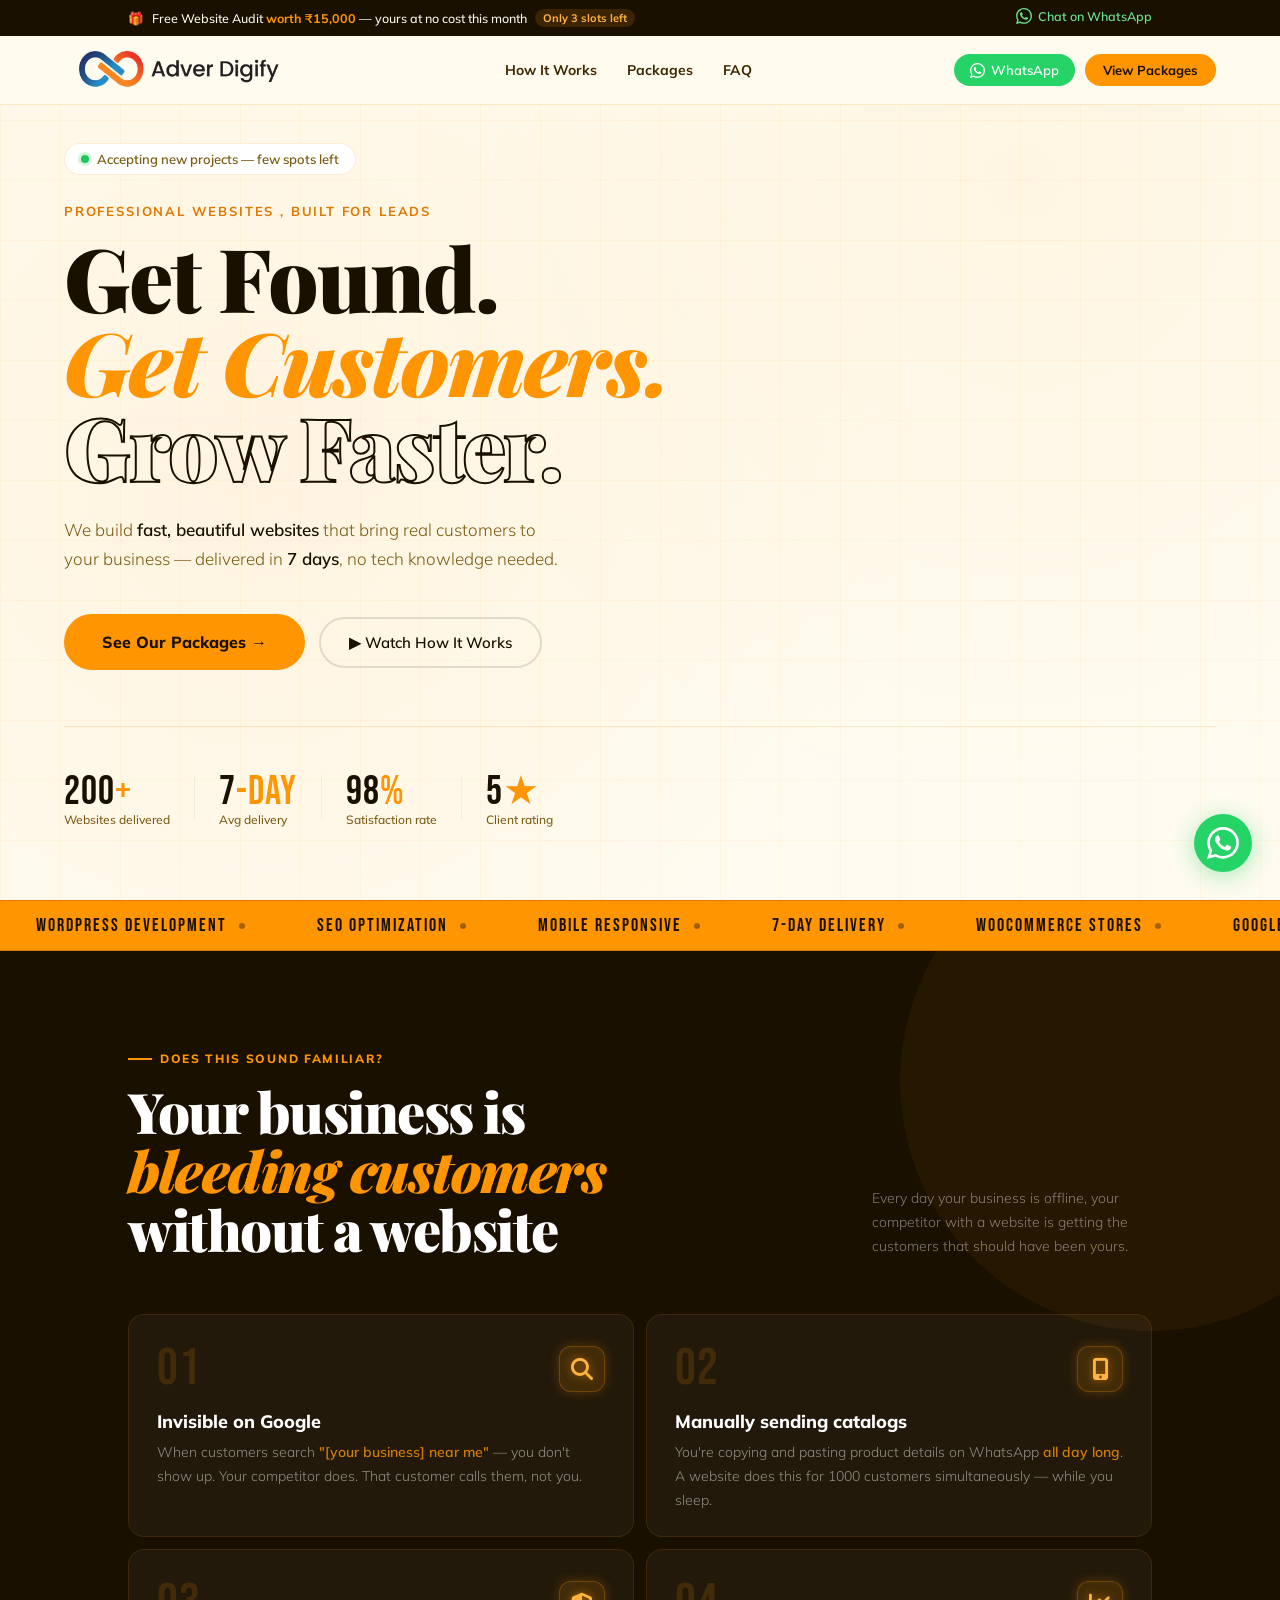
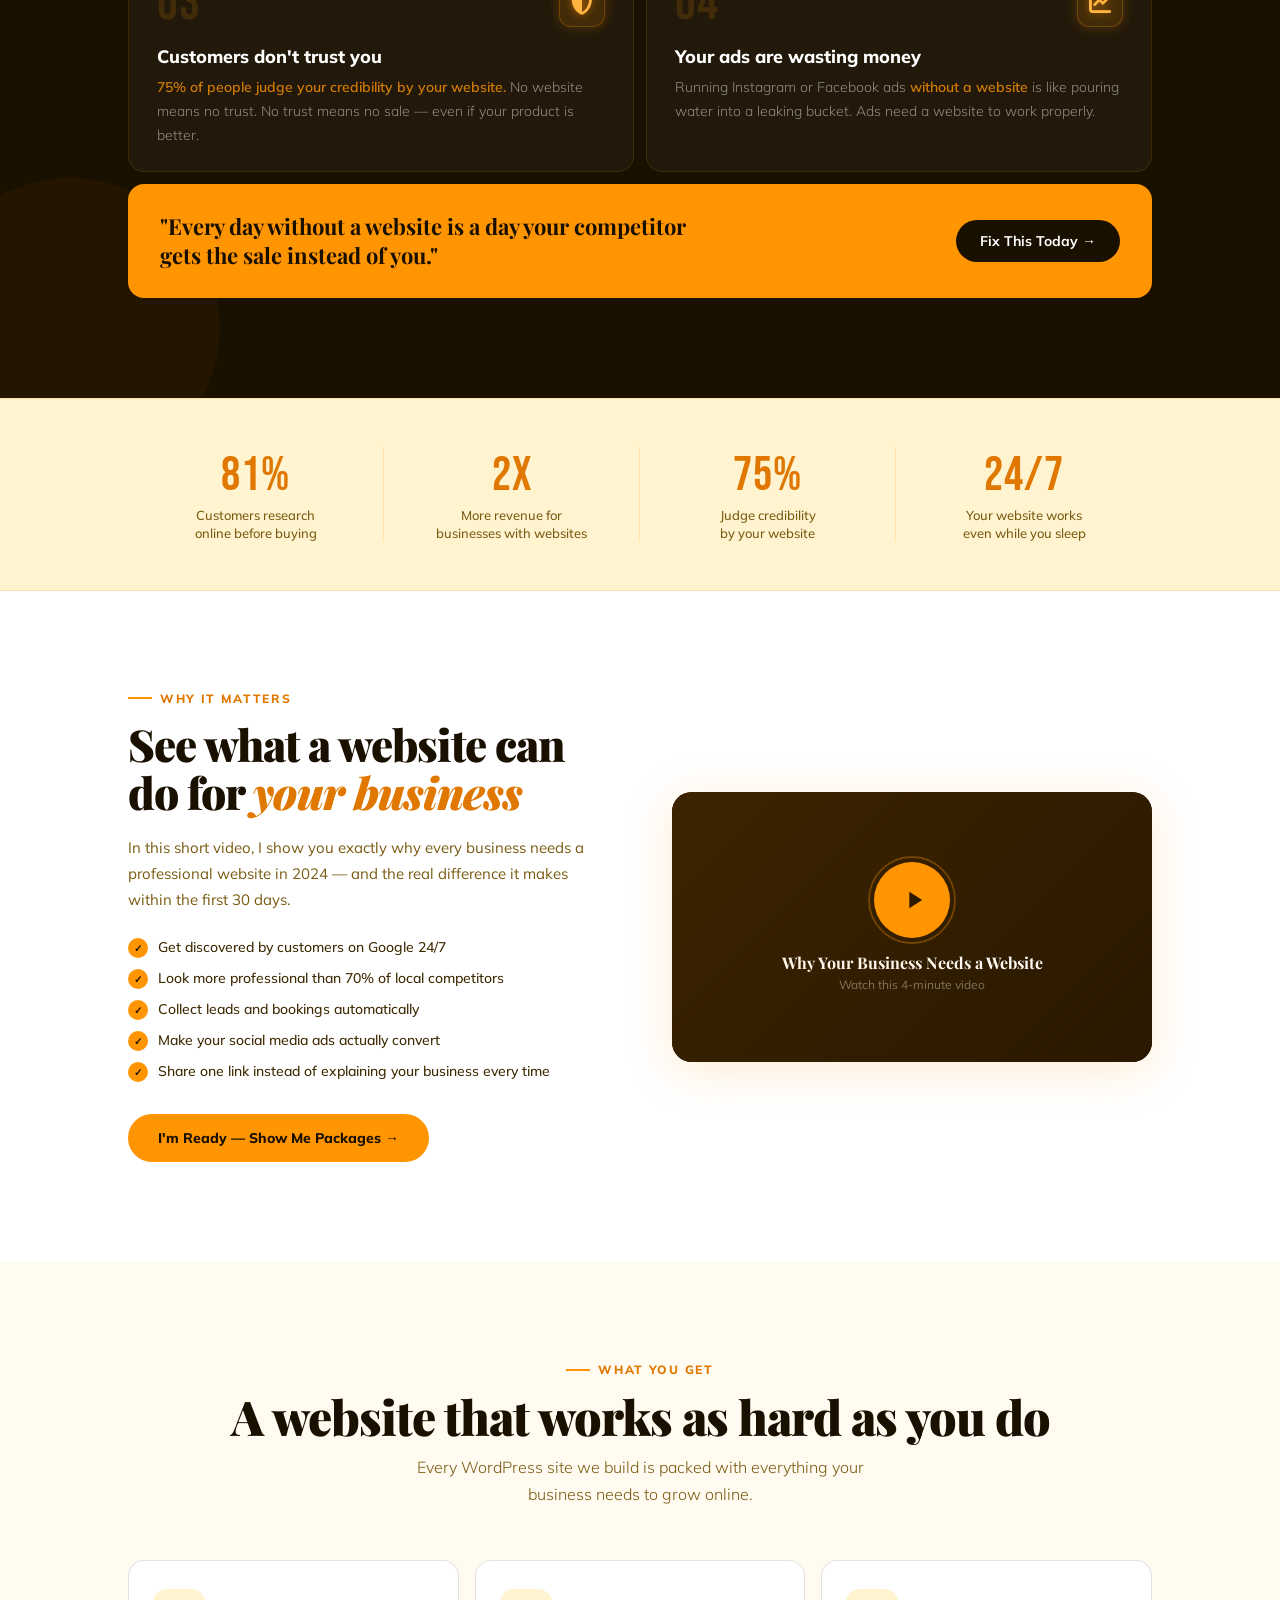
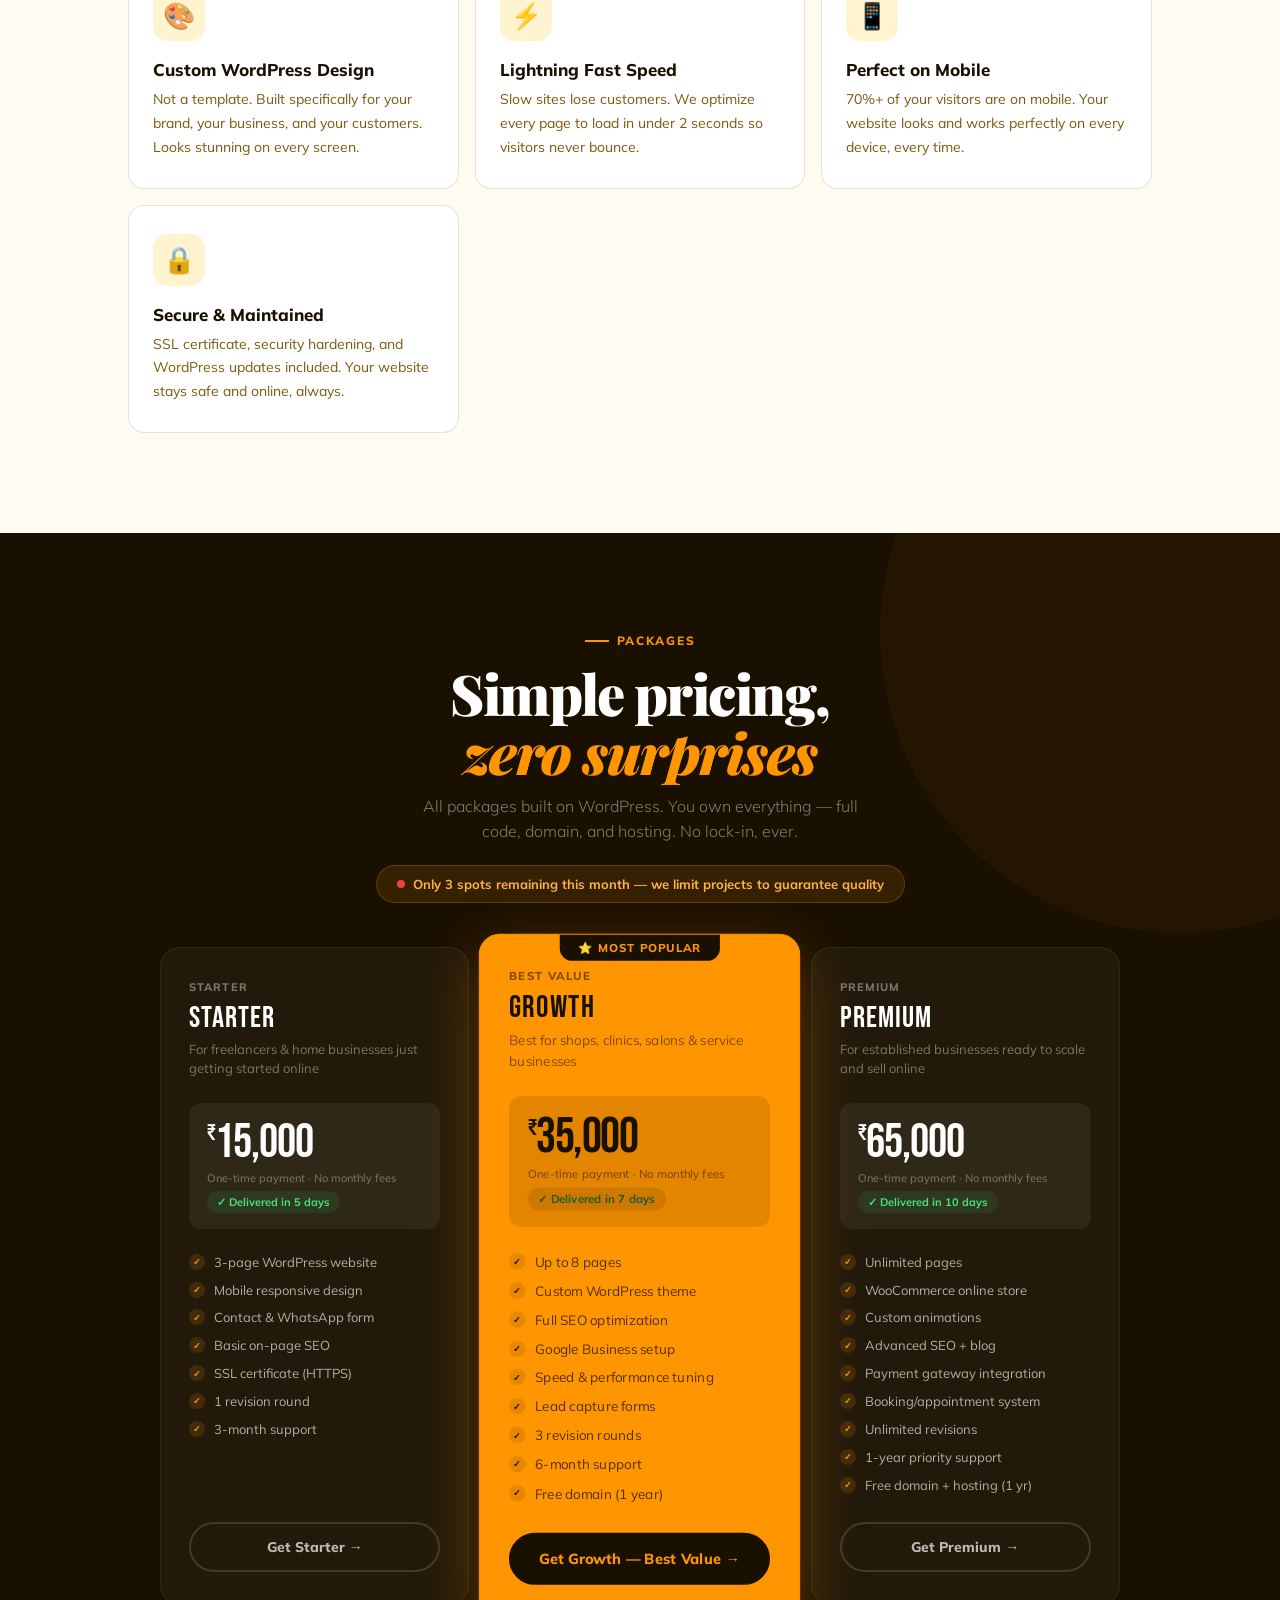
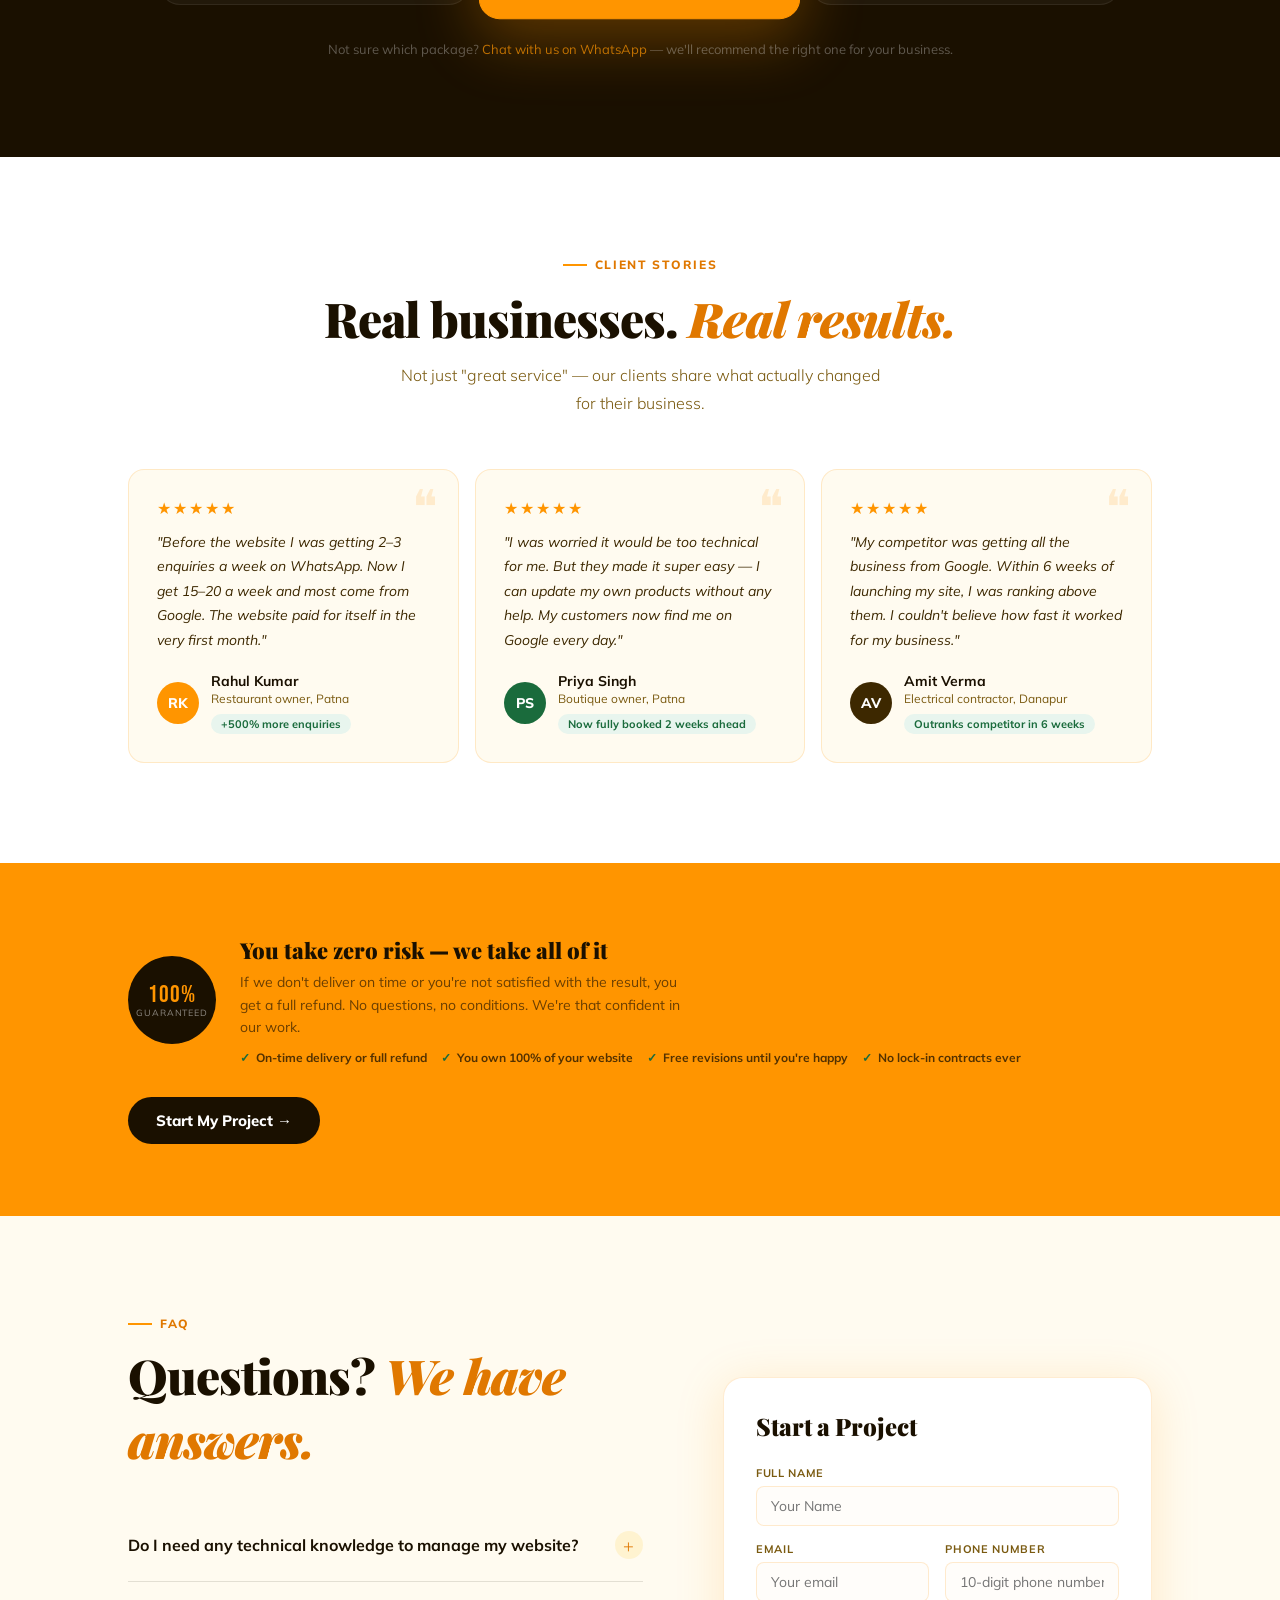
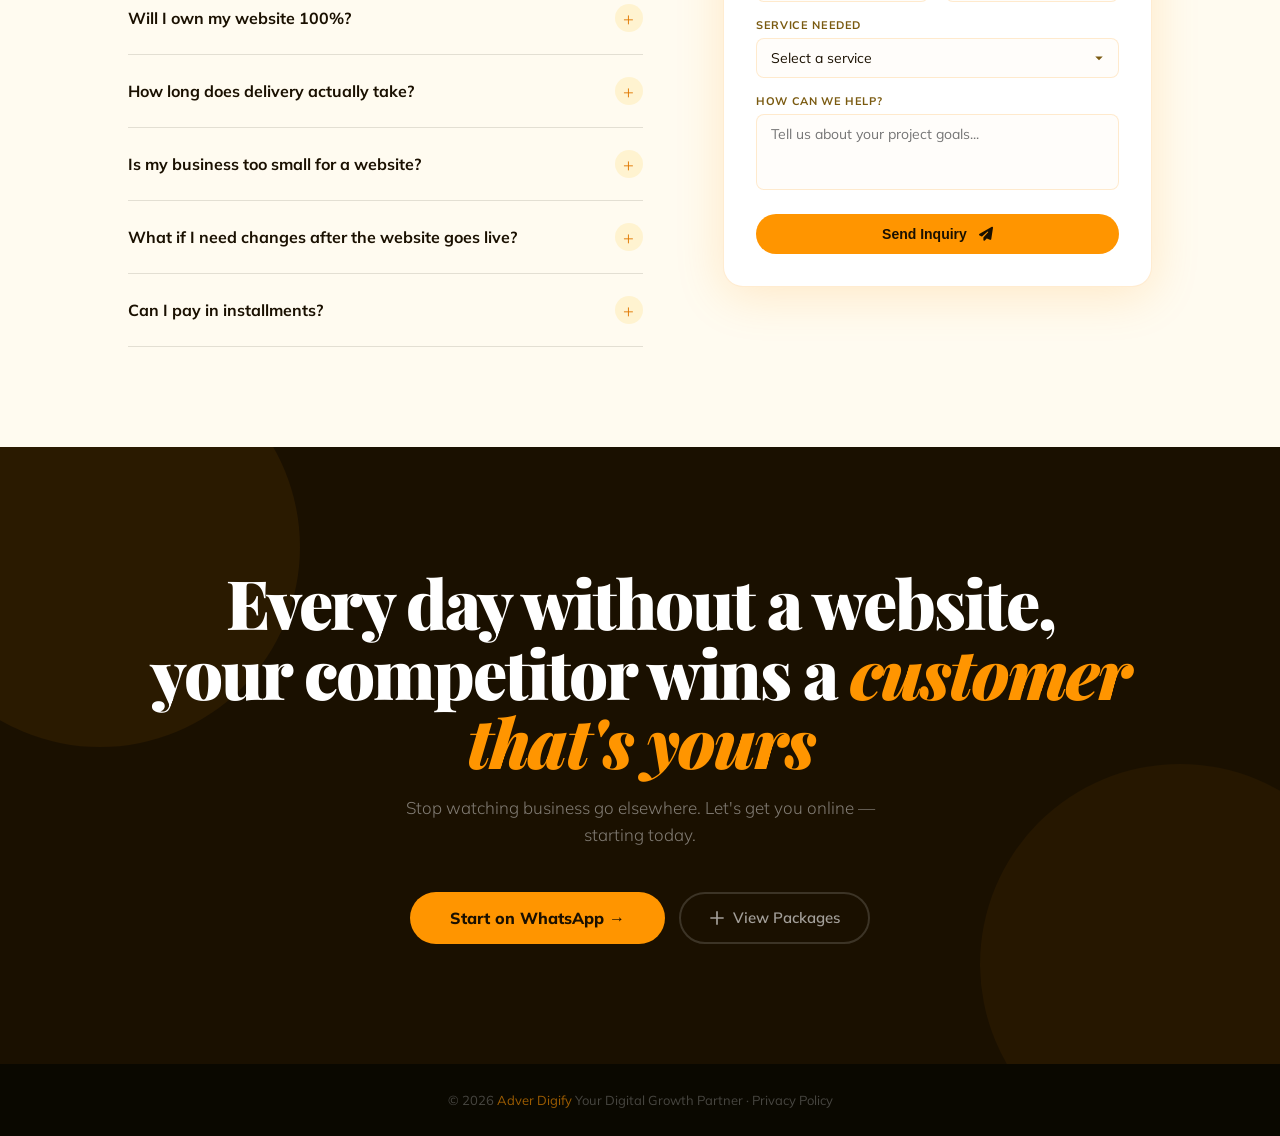
<file: Web_Landing/index.html>
<!DOCTYPE html>
<html lang="en">
<head>
<meta charset="UTF-8">
<meta name="viewport" content="width=device-width, initial-scale=1.0">
<title>Adver Digify | Your Digital Growth Partner</title>
<link rel="icon" type="image/png" href="./assets/favicon.png">
<link rel="preconnect" href="https://fonts.googleapis.com">
<link href="https://fonts.googleapis.com/css2?family=Bebas+Neue&family=Playfair+Display:ital,wght@0,700;0,900;1,700&family=Mulish:wght@300;400;500;600;700&display=swap" rel="stylesheet">
<link rel="stylesheet" href="https://cdnjs.cloudflare.com/ajax/libs/font-awesome/6.5.1/css/all.min.css" referrerpolicy="no-referrer" />
<link rel="stylesheet" href="./assets/style.css">
</head>
<body>

<div class="sticky-top">
  <!-- TOP OFFER BAR -->
  <div class="topbar">
    <div class="topbar-container">
      <div class="offer">
        <span class="gift">🎁</span>
        <span>Free Website Audit <b>worth ₹15,000</b> — yours at no cost this month</span>
        <span class="slots">Only 3 slots left</span>
      </div>
      <div class="tb-right">
        <a href="https://wa.me/917870013721?text=Hi%2C%20I%20want%20a%20free%20website%20audit%20for%20my%20business" target="_blank" rel="noopener" class="tb-link tb-wa">
          <svg width="16" height="16" viewBox="0 0 24 24" fill="currentColor"><path d="M17.472 14.382c-.297-.149-1.758-.867-2.03-.967-.273-.099-.471-.148-.67.15-.197.297-.767.966-.94 1.164-.173.199-.347.223-.644.075-.297-.15-1.255-.463-2.39-1.475-.883-.788-1.48-1.761-1.653-2.059-.173-.297-.018-.458.13-.606.134-.133.298-.347.446-.52.149-.174.198-.298.298-.497.099-.198.05-.371-.025-.52-.075-.149-.669-1.612-.916-2.207-.242-.579-.487-.5-.669-.51-.173-.008-.371-.01-.57-.01-.198 0-.52.074-.792.372-.272.297-1.04 1.016-1.04 2.479 0 1.462 1.065 2.875 1.213 3.074.149.198 2.096 3.2 5.077 4.487.709.306 1.262.489 1.694.625.712.227 1.36.195 1.871.118.571-.085 1.758-.719 2.006-1.413.248-.694.248-1.289.173-1.413-.074-.124-.272-.198-.57-.347m-5.421 7.403h-.004a9.87 9.87 0 01-5.031-1.378l-.361-.214-3.741.982.998-3.648-.235-.374a9.86 9.86 0 01-1.51-5.26c.001-5.45 4.436-9.884 9.888-9.884 2.64 0 5.122 1.03 6.988 2.898a9.825 9.825 0 012.893 6.994c-.003 5.45-4.437 9.884-9.885 9.884m8.413-18.297A11.815 11.815 0 0012.05 0C5.495 0 .16 5.335.157 11.892c0 2.096.547 4.142 1.588 5.945L.057 24l6.305-1.654a11.882 11.882 0 005.683 1.448h.005c6.554 0 11.89-5.335 11.893-11.893a11.821 11.821 0 00-3.48-8.413z"/></svg>
          Chat on WhatsApp
        </a>
      </div>
    </div>
  </div>

  <!-- NAV -->
  <nav>
    <div class="nav-container">
      <a href="#" class="logo"><img src="./assets/adver-logo.webp" alt="Adver Digify logo"></a>
      <div class="nav-links">
        <a href="#video">How It Works</a>
        <a href="#pricing">Packages</a>
        <a href="#faq">FAQ</a>
      </div>
      <div class="nav-right">
        <a href="https://wa.me/7870013721" class="btn-wa-nav" target="_blank">
          <svg viewBox="0 0 24 24"><path d="M17.472 14.382c-.297-.149-1.758-.867-2.03-.967-.273-.099-.471-.148-.67.15-.197.297-.767.966-.94 1.164-.173.199-.347.223-.644.075-.297-.15-1.255-.463-2.39-1.475-.883-.788-1.48-1.761-1.653-2.059-.173-.297-.018-.458.13-.606.134-.133.298-.347.446-.52.149-.174.198-.298.298-.497.099-.198.05-.371-.025-.52-.075-.149-.669-1.612-.916-2.207-.242-.579-.487-.5-.669-.51-.173-.008-.371-.01-.57-.01-.198 0-.52.074-.792.372-.272.297-1.04 1.016-1.04 2.479 0 1.462 1.065 2.875 1.213 3.074.149.198 2.096 3.2 5.077 4.487.709.306 1.262.489 1.694.625.712.227 1.36.195 1.871.118.571-.085 1.758-.719 2.006-1.413.248-.694.248-1.289.173-1.413-.074-.124-.272-.198-.57-.347m-5.421 7.403h-.004a9.87 9.87 0 01-5.031-1.378l-.361-.214-3.741.982.998-3.648-.235-.374a9.86 9.86 0 01-1.51-5.26c.001-5.45 4.436-9.884 9.888-9.884 2.64 0 5.122 1.03 6.988 2.898a9.825 9.825 0 012.893 6.994c-.003 5.45-4.437 9.884-9.885 9.884m8.413-18.297A11.815 11.815 0 0012.05 0C5.495 0 .16 5.335.157 11.892c0 2.096.547 4.142 1.588 5.945L.057 24l6.305-1.654a11.882 11.882 0 005.683 1.448h.005c6.554 0 11.89-5.335 11.893-11.893a11.821 11.821 0 00-3.48-8.413z"/></svg>
          <span>WhatsApp</span>
        </a>
        <a href="#pricing" class="btn-nav-cta">View Packages</a>
      </div>
    </div>
  </nav>
</div>

<!-- HERO -->
<section class="hero">
  <div class="hero-bg-pattern"></div>
  <div class="hero-grid-lines"></div>
  <div class="hero-container">
    <div class="hero-badge"><div class="badge-dot"></div> Accepting new projects — few spots left</div>
    <div class="hero-eyebrow">Professional Websites , Built for leads</div>
    <h1>
      Get Found.<br>
      <span class="line2">Get Customers.</span>
      <span class="line3">Grow Faster.</span>
    </h1>
    <p class="hero-sub">We build <strong>fast, beautiful websites</strong> that bring real customers to your business — delivered in <strong>7 days</strong>, no tech knowledge needed.</p>
    <div class="hero-actions">
      <a href="#pricing" class="btn-hero-main">See Our Packages →</a>
      <a href="#video" class="btn-hero-outline">▶ Watch How It Works</a>
    </div>
    <div class="hero-trust">
      <div class="trust-stat">
        <div class="trust-num">200<span>+</span></div>
        <div class="trust-label">Websites delivered</div>
      </div>
      <div class="trust-divider"></div>
      <div class="trust-stat">
        <div class="trust-num">7<span>-day</span></div>
        <div class="trust-label">Avg delivery</div>
      </div>
      <div class="trust-divider"></div>
      <div class="trust-stat">
        <div class="trust-num">98<span>%</span></div>
        <div class="trust-label">Satisfaction rate</div>
      </div>
      <div class="trust-divider"></div>
      <div class="trust-stat">
        <div class="trust-num">5<span>★</span></div>
        <div class="trust-label">Client rating</div>
      </div>
    </div>
    <div class="hero-float-card card-1">
      <div class="fc-header">
        <div class="fc-avatar">AK</div>
        <div>
          <div class="fc-name">Aditya Kumar</div>
          <div class="fc-role">Restaurant owner, Patna</div>
        </div>
      </div>
      <div class="fc-msg">"Before the website I got 3 calls a week. Now I get 20+. It paid for itself in the first month!"</div>
      <div class="fc-tag">✓ Verified client result</div>
    </div>
    <div class="hero-float-card card-2">
      <div class="fc-header">
        <div class="fc-avatar" style="background:var(--green)">PS</div>
        <div>
          <div class="fc-name">Priya Singh</div>
          <div class="fc-role">Boutique owner, Delhi</div>
        </div>
      </div>
      <div class="fc-msg">"My customers now find me on Google every day. Worth every penny!"</div>
      <div class="fc-tag">✓ Verified client result</div>
    </div>
    <div class="hero-float-card card-3">
      <div class="fc-header">
        <div class="fc-avatar" style="background:var(--ink2)">AV</div>
        <div>
          <div class="fc-name">Amit Verma</div>
          <div class="fc-role">Contractor, Lucknow</div>
        </div>
      </div>
      <div class="fc-msg">"Outranked my competitor in just 6 weeks. Incredible service."</div>
      <div class="fc-tag">✓ Verified client result</div>
    </div>
  </div>
</section>


<!-- MARQUEE -->
<div class="marquee-section">
  <div class="marquee-track">
    <div class="marquee-item">WordPress Development <div class="marquee-dot"></div></div>
    <div class="marquee-item">SEO Optimization <div class="marquee-dot"></div></div>
    <div class="marquee-item">Mobile Responsive <div class="marquee-dot"></div></div>
    <div class="marquee-item">7-Day Delivery <div class="marquee-dot"></div></div>
    <div class="marquee-item">WooCommerce Stores <div class="marquee-dot"></div></div>
    <div class="marquee-item">Google Rankings <div class="marquee-dot"></div></div>
    <div class="marquee-item">Lead Generation <div class="marquee-dot"></div></div>
    <div class="marquee-item">WordPress Development <div class="marquee-dot"></div></div>
    <div class="marquee-item">SEO Optimization <div class="marquee-dot"></div></div>
    <div class="marquee-item">Mobile Responsive <div class="marquee-dot"></div></div>
    <div class="marquee-item">7-Day Delivery <div class="marquee-dot"></div></div>
    <div class="marquee-item">WooCommerce Stores <div class="marquee-dot"></div></div>
    <div class="marquee-item">Google Rankings <div class="marquee-dot"></div></div>
    <div class="marquee-item">Lead Generation <div class="marquee-dot"></div></div>
  </div>
</div>

<!-- PAIN SECTION -->
<section class="pain-section">
  <div class="pain-bg-deco"></div>
  <div class="pain-bg-deco2"></div>
  <div class="pain-header reveal">
    <div>
      <div class="section-eyebrow-light">Does this sound familiar?</div>
      <h2>Your business is <span>bleeding customers</span> without a website</h2>
    </div>
    <p class="pain-header-right">Every day your business is offline, your competitor with a website is getting the customers that should have been yours.</p>
  </div>

  <div class="pain-grid reveal">
    <div class="pain-card">
      <div class="pain-card-header">
        <div class="pain-num">01</div>
        <div class="pain-icon-wrap"><i class="fa-solid fa-search"></i></div>
      </div>
      <h3>Invisible on Google</h3>
      <p>When customers search <strong>"[your business] near me"</strong> — you don't show up. Your competitor does. That customer calls them, not you.</p>
    </div>
    <div class="pain-card">
      <div class="pain-card-header">
        <div class="pain-num">02</div>
        <div class="pain-icon-wrap"><i class="fa-solid fa-mobile-screen-button"></i></div>
      </div>
      <h3>Manually sending catalogs</h3>
      <p>You're copying and pasting product details on WhatsApp <strong>all day long</strong>. A website does this for 1000 customers simultaneously — while you sleep.</p>
    </div>
    <div class="pain-card">
      <div class="pain-card-header">
        <div class="pain-num">03</div>
        <div class="pain-icon-wrap"><i class="fa-solid fa-shield-halved"></i></div>
      </div>
      <h3>Customers don't trust you</h3>
      <p><strong>75% of people judge your credibility by your website.</strong> No website means no trust. No trust means no sale — even if your product is better.</p>
    </div>
    <div class="pain-card">
      <div class="pain-card-header">
        <div class="pain-num">04</div>
        <div class="pain-icon-wrap"><i class="fa-solid fa-chart-line"></i></div>
      </div>
      <h3>Your ads are wasting money</h3>
      <p>Running Instagram or Facebook ads <strong>without a website</strong> is like pouring water into a leaking bucket. Ads need a website to work properly.</p>
    </div>
    <div class="pain-quote">
      <div class="pain-quote-text">"Every day without a website is a day your competitor gets the sale instead of you."</div>
      <a href="#pricing" class="pain-quote-cta">Fix This Today →</a>
    </div>
  </div>
</section>

<!-- STATS BAR -->
<div class="stats-section reveal">
  <div class="stat-block">
    <div class="sb-num">81%</div>
    <div class="sb-label">Customers research<br>online before buying</div>
  </div>
  <div class="stat-block">
    <div class="sb-num">2x</div>
    <div class="sb-label">More revenue for<br>businesses with websites</div>
  </div>
  <div class="stat-block">
    <div class="sb-num">75%</div>
    <div class="sb-label">Judge credibility<br>by your website</div>
  </div>
  <div class="stat-block">
    <div class="sb-num">24/7</div>
    <div class="sb-label">Your website works<br>even while you sleep</div>
  </div>
</div>

<!-- VIDEO SECTION -->
<section class="video-section" id="video">
  <div class="video-inner reveal">
    <div>
      <div class="section-eyebrow-dark">Why it matters</div>
      <h2>See what a website can do for <em>your business</em></h2>
      <p>In this short video, I show you exactly why every business needs a professional website in 2024 — and the real difference it makes within the first 30 days.</p>
      <ul class="benefit-checks">
        <li><div class="check-dot">✓</div> Get discovered by customers on Google 24/7</li>
        <li><div class="check-dot">✓</div> Look more professional than 70% of local competitors</li>
        <li><div class="check-dot">✓</div> Collect leads and bookings automatically</li>
        <li><div class="check-dot">✓</div> Make your social media ads actually convert</li>
        <li><div class="check-dot">✓</div> Share one link instead of explaining your business every time</li>
      </ul>
      <a href="#pricing" class="btn-hero-main" style="font-size:14px;padding:13px 28px">I'm Ready — Show Me Packages →</a>
    </div>
    <div class="video-frame" id="videoFrame">
      <div class="vf-inner" id="vfInner">
        <div class="play-ring" onclick="loadVideo()">
          <svg viewBox="0 0 24 24"><path d="M8 5v14l11-7z"/></svg>
        </div>
        <div class="vf-title">Why Your Business Needs a Website</div>
        <div class="vf-sub">Watch this 4-minute video</div>
      </div>
    </div>
  </div>
</section>

<!-- BENEFITS -->
<section class="benefits-section">
  <div class="section-header reveal" style="text-align:center;margin-bottom:0">
    <div class="section-eyebrow-dark" style="justify-content:center">What you get</div>
    <h2 style="font-family:'Playfair Display',serif;font-size:clamp(26px,4vw,48px);font-weight:900;letter-spacing:-1px;line-height:1.05;margin-bottom:12px">A website that works as hard as you do</h2>
    <p style="font-size:16px;color:var(--muted);max-width:500px;margin:0 auto;line-height:1.7;font-weight:300">Every WordPress site we build is packed with everything your business needs to grow online.</p>
  </div>
  <div class="benefits-grid reveal">
    <div class="benefit-card">
      <div class="bc-icon">🎨</div>
      <h3>Custom WordPress Design</h3>
      <p>Not a template. Built specifically for your brand, your business, and your customers. Looks stunning on every screen.</p>
    </div>
    <div class="benefit-card">
      <div class="bc-icon">⚡</div>
      <h3>Lightning Fast Speed</h3>
      <p>Slow sites lose customers. We optimize every page to load in under 2 seconds so visitors never bounce.</p>
    </div>
    <div class="benefit-card">
      <div class="bc-icon">📱</div>
      <h3>Perfect on Mobile</h3>
      <p>70%+ of your visitors are on mobile. Your website looks and works perfectly on every device, every time.</p>
    </div>
    <div class="benefit-card">
      <div class="bc-icon">🔒</div>
      <h3>Secure & Maintained</h3>
      <p>SSL certificate, security hardening, and WordPress updates included. Your website stays safe and online, always.</p>
    </div>
  </div>
</section>

<!-- PRICING -->
<section class="pricing-section" id="pricing">
  <div class="pricing-deco"></div>
  <div class="pricing-header reveal">
    <div class="section-eyebrow-light" style="justify-content:center">Packages</div>
    <h2>Simple pricing,<br><span>zero surprises</span></h2>
    <p>All packages built on WordPress. You own everything — full code, domain, and hosting. No lock-in, ever.</p>
  </div>
  <div class="urgency-pill reveal">
    <div class="urgency-dot"></div>
    Only 3 spots remaining this month — we limit projects to guarantee quality
  </div>
  <div class="pricing-grid reveal">
    <!-- STARTER -->
    <div class="price-card">
      <div class="plan-tag">Starter</div>
      <div class="plan-name">Starter</div>
      <div class="plan-desc">For freelancers & home businesses just getting started online</div>
      <div class="plan-price-wrap">
        <div class="plan-price"><sup>₹</sup>15,000</div>
        <div class="plan-note">One-time payment · No monthly fees</div>
        <div class="plan-delivery">✓ Delivered in 5 days</div>
      </div>
      <ul class="plan-features">
        <li class="plan-feature"><div class="pf-check">✓</div> 3-page WordPress website</li>
        <li class="plan-feature"><div class="pf-check">✓</div> Mobile responsive design</li>
        <li class="plan-feature"><div class="pf-check">✓</div> Contact & WhatsApp form</li>
        <li class="plan-feature"><div class="pf-check">✓</div> Basic on-page SEO</li>
        <li class="plan-feature"><div class="pf-check">✓</div> SSL certificate (HTTPS)</li>
        <li class="plan-feature"><div class="pf-check">✓</div> 1 revision round</li>
        <li class="plan-feature"><div class="pf-check">✓</div> 3-month support</li>
      </ul>
      <a href="https://wa.me/7870013721?text=I'm interested in the Starter package" class="plan-btn plan-btn-ghost" target="_blank">Get Starter →</a>
    </div>
    <!-- GROWTH (FEATURED) -->
    <div class="price-card featured">
      <div class="feat-badge">⭐ Most Popular</div>
      <div class="plan-tag">Best value</div>
      <div class="plan-name">Growth</div>
      <div class="plan-desc">Best for shops, clinics, salons & service businesses</div>
      <div class="plan-price-wrap">
        <div class="plan-price"><sup>₹</sup>35,000</div>
        <div class="plan-note">One-time payment · No monthly fees</div>
        <div class="plan-delivery">✓ Delivered in 7 days</div>
      </div>
      <ul class="plan-features">
        <li class="plan-feature"><div class="pf-check">✓</div> Up to 8 pages</li>
        <li class="plan-feature"><div class="pf-check">✓</div> Custom WordPress theme</li>
        <li class="plan-feature"><div class="pf-check">✓</div> Full SEO optimization</li>
        <li class="plan-feature"><div class="pf-check">✓</div> Google Business setup</li>
        <li class="plan-feature"><div class="pf-check">✓</div> Speed & performance tuning</li>
        <li class="plan-feature"><div class="pf-check">✓</div> Lead capture forms</li>
        <li class="plan-feature"><div class="pf-check">✓</div> 3 revision rounds</li>
        <li class="plan-feature"><div class="pf-check">✓</div> 6-month support</li>
        <li class="plan-feature"><div class="pf-check">✓</div> Free domain (1 year)</li>
      </ul>
      <a href="https://wa.me/7870013721?text=I'm interested in the Growth package" class="plan-btn plan-btn-solid" target="_blank">Get Growth — Best Value →</a>
    </div>
    <!-- PREMIUM -->
    <div class="price-card">
      <div class="plan-tag">Premium</div>
      <div class="plan-name">Premium</div>
      <div class="plan-desc">For established businesses ready to scale and sell online</div>
      <div class="plan-price-wrap">
        <div class="plan-price"><sup>₹</sup>65,000</div>
        <div class="plan-note">One-time payment · No monthly fees</div>
        <div class="plan-delivery">✓ Delivered in 10 days</div>
      </div>
      <ul class="plan-features">
        <li class="plan-feature"><div class="pf-check">✓</div> Unlimited pages</li>
        <li class="plan-feature"><div class="pf-check">✓</div> WooCommerce online store</li>
        <li class="plan-feature"><div class="pf-check">✓</div> Custom animations</li>
        <li class="plan-feature"><div class="pf-check">✓</div> Advanced SEO + blog</li>
        <li class="plan-feature"><div class="pf-check">✓</div> Payment gateway integration</li>
        <li class="plan-feature"><div class="pf-check">✓</div> Booking/appointment system</li>
        <li class="plan-feature"><div class="pf-check">✓</div> Unlimited revisions</li>
        <li class="plan-feature"><div class="pf-check">✓</div> 1-year priority support</li>
        <li class="plan-feature"><div class="pf-check">✓</div> Free domain + hosting (1 yr)</li>
      </ul>
      <a href="https://wa.me/7870013721?text=I'm interested in the Premium package" class="plan-btn plan-btn-ghost" target="_blank">Get Premium →</a>
    </div>
  </div>
  <p class="pricing-note reveal">Not sure which package? <a href="https://wa.me/7870013721?text=I need help choosing a website package" target="_blank">Chat with us on WhatsApp</a> — we'll recommend the right one for your business.</p>
</section>

<!-- TESTIMONIALS -->
<section class="testimonials-section">
  <div class="section-header reveal" style="text-align:center">
    <div class="section-eyebrow-dark" style="justify-content:center">Client stories</div>
    <h2 style="font-family:'Playfair Display',serif;font-size:clamp(26px,4vw,48px);font-weight:900;letter-spacing:-1px;margin-bottom:12px">Real businesses. <em style="color:var(--saffron-deep);font-style:italic">Real results.</em></h2>
    <p style="font-size:16px;color:var(--muted);max-width:480px;margin:0 auto;line-height:1.7;font-weight:300">Not just "great service" — our clients share what actually changed for their business.</p>
  </div>
  <div class="t-grid reveal">
    <div class="t-card">
      <div class="t-stars">★★★★★</div>
      <p class="t-text">"Before the website I was getting 2–3 enquiries a week on WhatsApp. Now I get 15–20 a week and most come from Google. The website paid for itself in the very first month."</p>
      <div class="t-author">
        <div class="t-avatar" style="background:var(--saffron)">RK</div>
        <div>
          <div class="t-name">Rahul Kumar</div>
          <div class="t-role">Restaurant owner, Patna</div>
          <div class="t-result">+500% more enquiries</div>
        </div>
      </div>
    </div>
    <div class="t-card">
      <div class="t-stars">★★★★★</div>
      <p class="t-text">"I was worried it would be too technical for me. But they made it super easy — I can update my own products without any help. My customers now find me on Google every day."</p>
      <div class="t-author">
        <div class="t-avatar" style="background:var(--green)">PS</div>
        <div>
          <div class="t-name">Priya Singh</div>
          <div class="t-role">Boutique owner, Patna</div>
          <div class="t-result">Now fully booked 2 weeks ahead</div>
        </div>
      </div>
    </div>
    <div class="t-card">
      <div class="t-stars">★★★★★</div>
      <p class="t-text">"My competitor was getting all the business from Google. Within 6 weeks of launching my site, I was ranking above them. I couldn't believe how fast it worked for my business."</p>
      <div class="t-author">
        <div class="t-avatar" style="background:var(--ink2)">AV</div>
        <div>
          <div class="t-name">Amit Verma</div>
          <div class="t-role">Electrical contractor, Danapur</div>
          <div class="t-result">Outranks competitor in 6 weeks</div>
        </div>
      </div>
    </div>
  </div>
</section>

<!-- GUARANTEE -->
<div class="guarantee-section reveal">
  <div class="guar-left">
    <div class="guar-seal">
      <span class="gs-n">100%</span>
      <span class="gs-l">Guaranteed</span>
    </div>
    <div class="guar-text">
      <h3>You take zero risk — we take all of it</h3>
      <p>If we don't deliver on time or you're not satisfied with the result, you get a full refund. No questions, no conditions. We're that confident in our work.</p>
      <div class="guar-items">
        <div class="gi">On-time delivery or full refund</div>
        <div class="gi">You own 100% of your website</div>
        <div class="gi">Free revisions until you're happy</div>
        <div class="gi">No lock-in contracts ever</div>
      </div>
    </div>
  </div>
  <a href="#" class="guar-cta" onclick="openModal(event)">Start My Project →</a>
</div>

<!-- FAQ -->
<section class="faq-section" id="faq">
  <div class="faq-grid">
    <!-- Left Column: Eyebrow, Heading, Accordion -->
    <div class="faq-left-col reveal">
      <div class="section-eyebrow-dark">FAQ</div>
      <h2 style="font-family:'Playfair Display',serif;font-size:clamp(26px,4vw,48px);font-weight:900;letter-spacing:-1px;margin-bottom:28px">Questions? <em style="color:var(--saffron-deep);font-style:italic">We have answers.</em></h2>
      
      <div class="faq-wrap">
        <div class="faq-item" onclick="toggleFaq(this)">
          <div class="faq-q">Do I need any technical knowledge to manage my website? <div class="faq-icon">+</div></div>
          <div class="faq-a">Not at all. WordPress is built for non-technical people. We'll give you a simple video showing how to update your content — and if you ever get stuck, we're one WhatsApp message away.</div>
        </div>
        <div class="faq-item" onclick="toggleFaq(this)">
          <div class="faq-q">Will I own my website 100%? <div class="faq-icon">+</div></div>
          <div class="faq-a">Yes — completely. You own the code, domain, and hosting. We build it and hand it over. There's no monthly fee to us and no lock-in. Your website is yours forever.</div>
        </div>
        <div class="faq-item" onclick="toggleFaq(this)">
          <div class="faq-q">How long does delivery actually take? <div class="faq-icon">+</div></div>
          <div class="faq-a">Starter is 5 days, Growth is 7 days, Premium is 10 days — counted from when you send us your content (logo, photos, text). The faster you share content, the faster we deliver.</div>
        </div>
        <div class="faq-item" onclick="toggleFaq(this)">
          <div class="faq-q">Is my business too small for a website? <div class="faq-icon">+</div></div>
          <div class="faq-a">There's no such thing as "too small." Even a one-person home business benefits enormously. In fact, small businesses gain the most because a website levels the playing field against bigger competitors.</div>
        </div>
        <div class="faq-item" onclick="toggleFaq(this)">
          <div class="faq-q">What if I need changes after the website goes live? <div class="faq-icon">+</div></div>
          <div class="faq-a">Every package includes a support period with free changes. After that, we offer affordable maintenance plans — or we'll teach you to make simple changes yourself. WordPress makes it easy.</div>
        </div>
        <div class="faq-item" onclick="toggleFaq(this)">
          <div class="faq-q">Can I pay in installments? <div class="faq-icon">+</div></div>
          <div class="faq-a">Yes. We offer 50% upfront and 50% on final delivery for all packages. We accept UPI, bank transfer, Razorpay, and cash for local clients in Patna and nearby areas.</div>
        </div>
      </div>
    </div>
    
    <!-- Right Column: Inquiry Form -->
    <div class="faq-form-card reveal">
      <h3>Start a Project</h3>
      <form action="#" method="POST" class="faq-inquiry-form">
        <div class="form-group">
          <label for="faq-name">Full Name</label>
          <input type="text" id="faq-name" name="name" placeholder="Your Name" required minlength="3" maxlength="50" pattern="^[a-zA-Z\s]{3,50}$" title="Name must be between 3 and 50 characters, containing only letters and spaces.">
        </div>
        <div class="form-row">
          <div class="form-group">
            <label for="faq-email">Email</label>
            <input type="email" id="faq-email" name="email" placeholder="Your email" required pattern="^[a-zA-Z0-9._%+-]+@[a-zA-Z0-9.-]+\.[a-zA-Z]{2,}$" title="Please enter a valid email address with a domain (e.g. name@domain.com).">
          </div>
          <div class="form-group">
            <label for="faq-phone">Phone Number</label>
            <input type="tel" id="faq-phone" name="phone" placeholder="10-digit phone number" required pattern="[0-9]{10}" maxlength="10" title="Please enter exactly 10 digits (e.g. 9876543210).">
          </div>
        </div>
        <div class="form-group">
          <label for="faq-service">Service Needed</label>
          <select id="faq-service" name="service" required>
            <option value="" disabled selected>Select a service</option>
            <option value="starter">Starter Package (₹15,000)</option>
            <option value="growth">Growth Package (₹35,000)</option>
            <option value="premium">Premium Package (₹65,000)</option>
            <option value="custom">Custom Development</option>
          </select>
        </div>
        <div class="form-group">
          <label for="faq-message">How can we help?</label>
          <textarea id="faq-message" name="message" rows="3" placeholder="Tell us about your project goals..."></textarea>
        </div>
        <button type="submit" class="btn-faq-submit">
          Send Inquiry <i class="fa-solid fa-paper-plane" style="margin-left: 4px;"></i>
        </button>
      </form>
    </div>
  </div>
</section>

<!-- FINAL CTA -->
<section class="final-cta">
  <div class="final-deco1"></div>
  <div class="final-deco2"></div>
  <h2 reveal>Every day without a website,<br>your competitor wins a <span>customer that's yours</span></h2>
  <p>Stop watching business go elsewhere. Let's get you online — starting today.</p>
  <div class="final-btns">
    <a href="https://wa.me/7870013721?text=Hi, I want to get started with a website for my business" class="btn-final-main" target="_blank">Start on WhatsApp →</a>
    <a href="#pricing" class="btn-final-ghost">
      <svg width="16" height="16" viewBox="0 0 24 24" fill="none" stroke="currentColor" stroke-width="2.5"><path d="M12 2v20M2 12h20"/></svg>
      View Packages
    </a>
  </div>
</section>

<footer>
  <p>© 2026 <span>Adver Digify</span> Your Digital Growth Partner · <a href="#">Privacy Policy</a></p>
</footer>

<!-- WhatsApp FAB -->
<a href="https://wa.me/7870013721?text=Hi, I want a website for my business" class="wa-fab" target="_blank">
  <svg viewBox="0 0 24 24"><path d="M17.472 14.382c-.297-.149-1.758-.867-2.03-.967-.273-.099-.471-.148-.67.15-.197.297-.767.966-.94 1.164-.173.199-.347.223-.644.075-.297-.15-1.255-.463-2.39-1.475-.883-.788-1.48-1.761-1.653-2.059-.173-.297-.018-.458.13-.606.134-.133.298-.347.446-.52.149-.174.198-.298.298-.497.099-.198.05-.371-.025-.52-.075-.149-.669-1.612-.916-2.207-.242-.579-.487-.5-.669-.51-.173-.008-.371-.01-.57-.01-.198 0-.52.074-.792.372-.272.297-1.04 1.016-1.04 2.479 0 1.462 1.065 2.875 1.213 3.074.149.198 2.096 3.2 5.077 4.487.709.306 1.262.489 1.694.625.712.227 1.36.195 1.871.118.571-.085 1.758-.719 2.006-1.413.248-.694.248-1.289.173-1.413-.074-.124-.272-.198-.57-.347m-5.421 7.403h-.004a9.87 9.87 0 01-5.031-1.378l-.361-.214-3.741.982.998-3.648-.235-.374a9.86 9.86 0 01-1.51-5.26c.001-5.45 4.436-9.884 9.888-9.884 2.64 0 5.122 1.03 6.988 2.898a9.825 9.825 0 012.893 6.994c-.003 5.45-4.437 9.884-9.885 9.884m8.413-18.297A11.815 11.815 0 0012.05 0C5.495 0 .16 5.335.157 11.892c0 2.096.547 4.142 1.588 5.945L.057 24l6.305-1.654a11.882 11.882 0 005.683 1.448h.005c6.554 0 11.89-5.335 11.893-11.893a11.821 11.821 0 00-3.48-8.413z"/></svg>
</a>

<!-- Modal Popup Form -->
<div id="projectModal" class="modal-overlay">
  <div class="modal-card">
    <button class="modal-close" onclick="closeModal()">&times;</button>
    <h3>Start a Project</h3>
    <form action="#" method="POST" class="faq-inquiry-form">
      <div class="form-group">
        <label for="modal-name">Full Name</label>
        <input type="text" id="modal-name" name="name" placeholder="Your Name" required minlength="3" maxlength="50" pattern="^[a-zA-Z\s]{3,50}$" title="Name must be between 3 and 50 characters, containing only letters and spaces.">
      </div>
      <div class="form-row">
        <div class="form-group">
          <label for="modal-email">Email</label>
          <input type="email" id="modal-email" name="email" placeholder="Your email" required pattern="^[a-zA-Z0-9._%+-]+@[a-zA-Z0-9.-]+\.[a-zA-Z]{2,}$" title="Please enter a valid email address with a domain (e.g. name@domain.com).">
        </div>
        <div class="form-group">
          <label for="modal-phone">Phone Number</label>
          <input type="tel" id="modal-phone" name="phone" placeholder="10-digit phone number" required pattern="[0-9]{10}" maxlength="10" title="Please enter exactly 10 digits (e.g. 9876543210).">
        </div>
      </div>
      <div class="form-group">
        <label for="modal-service">Service Needed</label>
        <select id="modal-service" name="service" required>
          <option value="" disabled selected>Select a service</option>
          <option value="starter">Starter Package (₹15,000)</option>
          <option value="growth">Growth Package (₹35,000)</option>
          <option value="premium">Premium Package (₹65,000)</option>
          <option value="custom">Custom Development</option>
        </select>
      </div>
      <div class="form-group">
        <label for="modal-message">How can we help?</label>
        <textarea id="modal-message" name="message" rows="3" placeholder="Tell us about your project goals..."></textarea>
      </div>
      <button type="submit" class="btn-faq-submit">
        Send Inquiry <i class="fa-solid fa-paper-plane" style="margin-left: 4px;"></i>
      </button>
    </form>
  </div>
</div>

<!-- SUCCESS POPUP MODAL -->
<div id="success-modal" class="modal-overlay" style="display:none;align-items:center;justify-content:center;">
  <div class="modal-card" style="max-width:400px;width:100%;text-align:center;position:relative;">
    <button class="modal-close" id="success-close" style="color:var(--muted);">&times;</button>
    
    <!-- Green Tick Icon -->
    <div style="width:64px;height:64px;border-radius:50%;background:rgba(34,197,94,0.12);display:flex;align-items:center;justify-content:center;margin:0 auto 20px;">
      <svg style="width:32px;height:32px;color:#22c55e;" fill="none" stroke="currentColor" stroke-width="2.5" viewBox="0 0 24 24">
        <path stroke-linecap="round" stroke-linejoin="round" d="M5 13l4 4L19 7"></path>
      </svg>
    </div>

    <!-- Headline -->
    <h3 style="margin-bottom:12px;font-weight:900;color:var(--ink);font-family:'Playfair Display',serif;font-size:26px;">Inquiry Received!</h3>
    
    <!-- Body -->
    <p style="color:var(--muted);font-family:'Mulish',sans-serif;font-size:14.5px;line-height:1.6;max-width:320px;margin:0 auto 24px;">
      Your business goals are in safe hands. We'll review your details and reach out within 24 hours.
    </p>

    <!-- CTA Button -->
    <button id="success-done" class="btn-faq-submit" style="width:auto;padding:12px 30px;display:inline-block;cursor:pointer;border-radius:100px;">Awesome</button>
  </div>
</div>

<script src="./assets/script.js"></script>
</body>
</html>
</file>
<file: Web_Landing/assets/style.css>
:root {
  --saffron: #FF9500;
  --saffron-deep: #E07800;
  --saffron-light: #FFB340;
  --saffron-pale: #FFF3D0;
  --saffron-bg: #FFFBF0;
  --green: #1A6B3C;
  --green-light: #E8F5EE;
  --ink: #1A1000;
  --ink2: #3d2800;
  --muted: #7a5a10;
  --white: #ffffff;
  --cream: #FFFBF0;
  --card: #fff;
  --border: rgba(255,149,0,0.18);
  --border-dark: rgba(26,16,0,0.12);
  --shadow: 0 2px 24px rgba(255,149,0,0.12);
  --shadow-lg: 0 8px 48px rgba(255,149,0,0.18);
}
*,*::before,*::after{box-sizing:border-box;margin:0;padding:0}
html{scroll-behavior:smooth}
body{
  font-family:'Mulish',sans-serif;
  background:var(--saffron-bg);
  color:var(--ink);
  overflow-x:hidden;
}

/* SCROLLBAR */
::-webkit-scrollbar{width:4px}
::-webkit-scrollbar-track{background:var(--saffron-pale)}
::-webkit-scrollbar-thumb{background:var(--saffron);border-radius:4px}

.sticky-top {
  position: fixed;
  top: 0;
  left: 0;
  right: 0;
  z-index: 200;
}
/* NAV */
nav{
  position:relative;
  padding:15px 0;
  background:rgba(255,251,240,0.94);
  backdrop-filter:blur(16px);
  border-bottom:1px solid var(--border);
}
/* TOP BAR */
.topbar {
  background: var(--ink);
  color: var(--cream);
  border-bottom: 1px solid var(--border-dark);
}
.topbar-container {
  max-width: 1400px;
  margin: 0 auto;
  padding: 8px 10%;
  display: flex;
  align-items: center;
  justify-content: space-between;
  font-size: 12.5px;
  font-weight: 500;
  gap: 10px;
  flex-wrap: wrap;
}
.topbar .offer {
  display: flex;
  align-items: center;
  gap: 8px;
}
.topbar .offer b {
  color: var(--saffron);
}
.topbar .offer .slots {
  font-size: 11px;
  color: var(--saffron-light);
  background: rgba(255, 149, 0, 0.15);
  padding: 2px 8px;
  border-radius: 30px;
  font-weight: 700;
}
.topbar a.tb-link {
  display: inline-flex;
  align-items: center;
  gap: 6px;
  text-decoration: none;
  transition: color 0.2s;
  color: #6fe08a;
  font-weight: 600;
}
.topbar a.tb-link:hover {
  color: #9bf0ad;
}
.nav-container{
  width: 100%;
  max-width: 1400px;
  margin: 0 auto;
  padding: 0 5%; /* Matches .hero-container */
  display: flex;
  align-items: center;
  justify-content: space-between;
}
.nav-links {
  display: flex;
  gap: 30px;
  align-items: center;
}
.nav-links a {
  font-size: 14px;
  font-weight: 700;
  color: var(--ink2);
  text-decoration: none;
  transition: color 0.25s;
  position: relative;
}
.nav-links a:hover {
  color: var(--saffron-deep);
}
.nav-links a::after {
  content: "";
  position: absolute;
  left: 0;
  bottom: -4px;
  height: 2px;
  width: 0;
  background: var(--saffron);
  transition: width 0.2s;
}
.nav-links a:hover::after {
  width: 100%;
}
.logo{
  text-decoration:none;
  display: flex;align-items:center;
  padding-left: 15px;
}
.logo img{
  height: 38px;
  width: auto;
  object-fit: contain;
  display: block;
}
.nav-right{display:flex;align-items:center;gap:10px}
.btn-wa-nav{
  display:flex;align-items:center;gap:6px;
  background:#25D366;color:#fff;
  padding:8px 16px;border-radius:100px;
  font-size:13px;font-weight:600;
  text-decoration:none;transition:background .2s;
}
.btn-wa-nav:hover{background:#1aab52}
.btn-wa-nav svg{width:15px;height:15px;fill:#fff}
.btn-nav-cta{
  background:var(--saffron);color:var(--ink);
  padding:8px 18px;border-radius:100px;
  font-size:13px;font-weight:700;
  text-decoration:none;transition:background .2s;
  border:none;cursor:pointer;
}
.btn-nav-cta:hover{background:var(--saffron-deep)}

/* HERO */
.hero{
  min-height:100vh;
  padding:130px 0 60px;
  display:flex;flex-direction:column;justify-content:center;
  position:relative;overflow:hidden;
}
.hero-container{
  width: 100%;
  max-width: 1400px;
  margin: 0 auto;
  padding: 0 5%;
  position: relative;
  display: flex;
  flex-direction: column;
  justify-content: center;
}
.hero-bg-pattern{
  position:absolute;inset:0;
  background-image:radial-gradient(circle at 20% 50%, rgba(255,149,0,0.07) 0%, transparent 60%),
    radial-gradient(circle at 80% 20%, rgba(255,179,64,0.08) 0%, transparent 50%);
  pointer-events:none;
}
.hero-grid-lines{
  position:absolute;inset:0;
  background-image:
    linear-gradient(rgba(255,149,0,0.05) 1px, transparent 1px),
    linear-gradient(90deg, rgba(255,149,0,0.05) 1px, transparent 1px);
  background-size:60px 60px;
  pointer-events:none;
}
.hero-badge{
  display:inline-flex;align-items:center;gap:8px;
  background:var(--white);
  border:1.5px solid var(--border);
  padding:7px 16px;border-radius:100px;
  font-size:13px;font-weight:600;color:var(--muted);
  margin-bottom:28px;width:fit-content;
  animation:fadeUp .6s ease both;
}
.badge-dot{
  width:8px;height:8px;border-radius:50%;
  background:#22c55e;
  box-shadow:0 0 0 3px rgba(34,197,94,0.2);
  animation:badgePulse 2s infinite;
}
@keyframes badgePulse{0%,100%{box-shadow:0 0 0 3px rgba(34,197,94,0.2)}50%{box-shadow:0 0 0 6px rgba(34,197,94,0.1)}}
.hero-eyebrow{
  font-size:13px;font-weight:700;letter-spacing:.14em;
  text-transform:uppercase;color:var(--saffron-deep);
  margin-bottom:16px;
  animation:fadeUp .7s .1s ease both;
}
.hero h1{
  font-family:'Playfair Display',serif;
  font-size:clamp(42px,7vw,88px);
  font-weight:900;line-height:.96;
  letter-spacing:-2px;
  margin-bottom:28px;
  animation:fadeUp .7s .2s ease both;
}
.hero h1 .line2{
  display:block;
  color:var(--saffron);
  font-style:italic;
}
.hero h1 .line3{
  display:block;
  -webkit-text-stroke:2px var(--ink);
  color:transparent;
}
.hero-sub{
  font-size:17px;font-weight:300;line-height:1.7;
  color:var(--muted);max-width:500px;
  margin-bottom:40px;
  animation:fadeUp .7s .3s ease both;
}
.hero-sub strong{color:var(--ink);font-weight:600}
.hero-actions{
  display:flex;align-items:center;gap:14px;flex-wrap:wrap;
  animation:fadeUp .7s .4s ease both;
}
.btn-hero-main{
  background:var(--saffron);color:var(--ink);
  padding:16px 36px;border-radius:100px;
  font-size:16px;font-weight:800;
  text-decoration:none;
  border:2px solid var(--saffron);
  transition:all .2s;
  display:inline-flex;align-items:center;gap:8px;
}
.btn-hero-main:hover{background:var(--saffron-deep);border-color:var(--saffron-deep);transform:translateY(-2px);box-shadow:var(--shadow-lg)}
.btn-hero-outline{
  background:transparent;color:var(--ink);
  border:2px solid var(--border-dark);
  padding:14px 28px;border-radius:100px;
  font-size:15px;font-weight:600;
  text-decoration:none;transition:all .2s;
}
.btn-hero-outline:hover{border-color:var(--saffron);color:var(--saffron)}
.hero-trust{
  display:flex;align-items:center;gap:24px;
  margin-top:56px;padding-top:40px;
  border-top:1px solid var(--border);
  flex-wrap:wrap;
  animation:fadeUp .7s .5s ease both;
}
.trust-stat{}
.trust-num{
  font-family:'Bebas Neue',sans-serif;
  font-size:40px;letter-spacing:1px;color:var(--ink);
}
.trust-num span{color:var(--saffron)}
.trust-label{font-size:12px;color:var(--muted);font-weight:500;margin-top:-4px}
.trust-divider{width:1px;height:44px;background:var(--border-dark);opacity:.4}
.hero-float-card{
  position:absolute;
  background:var(--white);
  border:1px solid var(--border);
  border-radius:20px;
  padding:20px;
  width:260px;
  box-shadow:var(--shadow-lg);
  opacity:0;
  z-index: 10;
}
.hero-float-card.card-1 {
  right: 6%; top: 55%; bottom: auto;
  animation: liveMessageStream 9s linear infinite;
}
.hero-float-card.card-2 {
  right: 12%; top: 65%; bottom: auto;
  animation: liveMessageStream 9s linear infinite 3s;
}
.hero-float-card.card-3 {
  right: 4%; top: 50%; bottom: auto;
  animation: liveMessageStream 9s linear infinite 6s;
}

@keyframes liveMessageStream {
  0% { opacity: 0; transform: translateY(40px) scale(0.9); }
  5% { opacity: 1; transform: translateY(0) scale(1); }
  28% { opacity: 1; transform: translateY(-100px) scale(1); }
  33.33% { opacity: 0; transform: translateY(-140px) scale(0.95); }
  100% { opacity: 0; transform: translateY(-140px) scale(0.95); }
}
.fc-header{display:flex;align-items:center;gap:10px;margin-bottom:16px}
.fc-avatar{
  width:36px;height:36px;border-radius:50%;
  background:linear-gradient(135deg,var(--saffron),var(--saffron-deep));
  display:flex;align-items:center;justify-content:center;
  font-weight:800;font-size:13px;color:var(--white);
}
.fc-name{font-size:14px;font-weight:700}
.fc-role{font-size:11px;color:var(--muted)}
.fc-msg{
  background:var(--saffron-pale);
  border-radius:0 12px 12px 12px;
  padding:10px 14px;
  font-size:13px;line-height:1.5;color:var(--ink2);
  margin-bottom:12px;
}
.fc-tag{
  display:inline-block;
  background:var(--green-light);color:var(--green);
  font-size:11px;font-weight:700;
  padding:4px 12px;border-radius:100px;
}

@keyframes fadeUp{from{opacity:0;transform:translateY(20px)}to{opacity:1;transform:translateY(0)}}

/* MARQUEE */
.marquee-section{
  background:var(--saffron);
  padding:14px 0;
  overflow:hidden;
  border-top:1px solid var(--saffron-deep);
  border-bottom:1px solid var(--saffron-deep);
}
.marquee-track{
  display:flex;gap:0;
  animation:marquee 18s linear infinite;
  white-space:nowrap;
}
@keyframes marquee{0%{transform:translateX(0)}100%{transform:translateX(-50%)}}
.marquee-item{
  display:inline-flex;align-items:center;gap:12px;
  padding:0 36px;
  font-family:'Bebas Neue',sans-serif;
  font-size:18px;letter-spacing:2px;color:var(--ink);
}
.marquee-dot{width:6px;height:6px;border-radius:50%;background:var(--ink);opacity:.4}

/* PAIN SECTION */
.pain-section{
  background:var(--ink);
  padding:100px 10%;
  position:relative;overflow:hidden;
}
.pain-bg-deco{
  position:absolute;right:-120px;top:-120px;
  width:500px;height:500px;border-radius:50%;
  background:var(--saffron);opacity:.05;pointer-events:none;
}
.pain-bg-deco2{
  position:absolute;left:-80px;bottom:-80px;
  width:300px;height:300px;border-radius:50%;
  background:var(--saffron);opacity:.04;pointer-events:none;
}
.section-eyebrow-light{
  font-size:12px;font-weight:800;letter-spacing:.14em;
  text-transform:uppercase;color:var(--saffron);
  margin-bottom:16px;
  display:flex;align-items:center;gap:8px;
}
.section-eyebrow-light::before{
  content:'';display:block;width:24px;height:2px;background:var(--saffron);
}
.pain-header{
  display:flex;align-items:flex-end;justify-content:space-between;
  gap:20px;margin-bottom:56px;flex-wrap:wrap;
}
.pain-header h2{
  font-family:'Playfair Display',serif;
  font-size:clamp(28px,4.5vw,56px);
  font-weight:900;line-height:1.05;letter-spacing:-1.5px;
  color:var(--white);max-width:580px;
}
.pain-header h2 span{color:var(--saffron);font-style:italic}
.pain-header-right{
  max-width:280px;
  font-size:14px;color:rgba(255,255,255,0.45);
  line-height:1.7;font-weight:300;
}

/* PAIN GRID — 3 large + 1 highlight */
.pain-grid{
  display:grid;
  grid-template-columns:1fr 1fr;
  grid-template-rows:1fr 1fr;
  gap:12px;
}
.pain-card{
  background:rgba(255,255,255,0.04);
  border:1px solid rgba(255,149,0,0.12);
  border-radius:16px;
  padding:28px 28px 24px;
  transition:background .25s,border-color .25s,transform .2s;
  position:relative;overflow:hidden;
  cursor:default;
  display:flex;
  flex-direction:column;
}
.pain-card::before{
  content:'';position:absolute;
  left:0;top:0;bottom:0;width:3px;
  background:var(--saffron);opacity:0;
  transition:opacity .25s;
}
.pain-card:hover{
  background:rgba(255,149,0,0.07);
  border-color:rgba(255,149,0,0.3);
  transform:translateX(4px);
}
.pain-card:hover::before{opacity:1}
.pain-card.full-width{grid-column:1/-1}
.pain-card.highlight{
  background:linear-gradient(135deg,rgba(255,149,0,0.14),rgba(255,149,0,0.06));
  border-color:rgba(255,149,0,0.35);
}
.pain-card-header{
  display:flex;
  justify-content:space-between;
  align-items:center;
  margin-bottom:16px;
}
.pain-num{
  font-family:'Bebas Neue',sans-serif;
  font-size:52px;letter-spacing:1px;
  color:rgba(255,149,0,0.15);
  line-height:1;margin-bottom:0;
}
.pain-icon-wrap{
  width:46px;height:46px;border-radius:12px;
  background:rgba(255,149,0,0.15);
  border:1px solid rgba(255,149,0,0.25);
  display:flex;align-items:center;justify-content:center;
  font-size:22px;margin-bottom:0;
  color:var(--saffron-light);
  box-shadow:0 0 12px rgba(255,149,0,0.25);
  text-shadow:0 0 8px rgba(255,149,0,0.6);
  transition:all .25s ease;
}
.pain-card:hover .pain-icon-wrap{
  background:var(--saffron);
  color:var(--ink);
  border-color:var(--saffron);
  box-shadow:0 0 20px rgba(255,149,0,0.65);
  text-shadow:none;
  transform:scale(1.08);
}
.pain-card h3{
  font-size:18px;font-weight:800;
  color:var(--white);margin-bottom:8px;line-height:1.2;
}
.pain-card p{
  font-size:14px;color:rgba(255,255,255,0.5);
  line-height:1.7;font-weight:300;
}
.pain-card p strong{color:rgba(255,149,0,0.8);font-weight:600}
.pain-stat-row{
  display:flex;gap:32px;margin-top:20px;padding-top:20px;
  border-top:1px solid rgba(255,149,0,0.12);
  flex-wrap:wrap;
}
.pain-stat-item .psn{
  font-family:'Bebas Neue',sans-serif;
  font-size:32px;color:var(--saffron);letter-spacing:1px;
}
.pain-stat-item .psl{font-size:12px;color:rgba(255,255,255,0.45);margin-top:-2px}
.pain-quote{
  grid-column:1/-1;
  background:var(--saffron);
  border-radius:16px;
  padding:28px 32px;
  display:flex;align-items:center;justify-content:space-between;
  gap:20px;flex-wrap:wrap;
}
.pain-quote-text{
  font-family:'Playfair Display',serif;
  font-size:clamp(16px,2.2vw,22px);
  font-weight:700;color:var(--ink);
  line-height:1.3;max-width:560px;
}
.pain-quote-cta{
  background:var(--ink);color:var(--white);
  padding:12px 24px;border-radius:100px;
  font-size:14px;font-weight:700;white-space:nowrap;
  text-decoration:none;transition:background .2s;flex-shrink:0;
}
.pain-quote-cta:hover{background:#2a1500}

/* STATS BAR */
.stats-section{
  background:var(--saffron-pale);
  padding:48px 10%;
  display:grid;
  grid-template-columns:repeat(4,1fr);
  gap:0;
  border-top:1px solid var(--border);
  border-bottom:1px solid var(--border);
}
.stat-block{
  text-align:center;padding:0 20px;
  border-right:1px solid var(--border);
}
.stat-block:last-child{border-right:none}
.sb-num{
  font-family:'Bebas Neue',sans-serif;
  font-size:48px;letter-spacing:1px;
  color:var(--saffron-deep);
}
.sb-label{font-size:13px;color:var(--muted);font-weight:500;line-height:1.4;margin-top:2px}

/* VIDEO SECTION */
.video-section{background:var(--white);padding:100px 10%}
.video-inner{display:grid;grid-template-columns:1fr 1fr;gap:64px;align-items:center}
.section-eyebrow-dark{
  font-size:12px;font-weight:800;letter-spacing:.14em;
  text-transform:uppercase;color:var(--saffron-deep);
  margin-bottom:14px;
  display:flex;align-items:center;gap:8px;
}
.section-eyebrow-dark::before{content:'';display:block;width:24px;height:2px;background:var(--saffron)}
.video-section h2{
  font-family:'Playfair Display',serif;
  font-size:clamp(26px,3.5vw,44px);
  font-weight:900;line-height:1.1;letter-spacing:-1px;
  margin-bottom:18px;
}
.video-section h2 em{font-style:italic;color:var(--saffron-deep)}
.video-section p{font-size:15px;color:var(--muted);line-height:1.75;margin-bottom:24px;font-weight:400}
.benefit-checks{list-style:none;display:flex;flex-direction:column;gap:10px;margin-bottom:32px}
.benefit-checks li{
  display:flex;align-items:flex-start;gap:10px;
  font-size:14px;color:var(--ink2);line-height:1.5;font-weight:500;
}
.check-dot{
  width:20px;height:20px;min-width:20px;border-radius:50%;
  background:var(--saffron);
  display:flex;align-items:center;justify-content:center;
  font-size:10px;font-weight:800;color:var(--ink);
  margin-top:1px;
}
.video-frame{
  aspect-ratio:16/9;border-radius:20px;
  background:var(--ink);
  position:relative;overflow:hidden;
  cursor:pointer;
  box-shadow:var(--shadow-lg);
}
.video-frame::after{
  content:'';position:absolute;inset:0;
  background:linear-gradient(135deg,rgba(255,149,0,0.15),transparent);
  pointer-events:none;
}
.vf-inner{
  width:100%;height:100%;
  display:flex;flex-direction:column;
  align-items:center;justify-content:center;
  background:linear-gradient(135deg,#1A1000 0%,#2a1800 100%);
}
.vf-inner iframe{width:100%;height:100%;border:none;border-radius:20px}
.play-ring{
  width:76px;height:76px;border-radius:50%;
  background:var(--saffron);
  display:flex;align-items:center;justify-content:center;
  margin-bottom:14px;
  transition:transform .2s,box-shadow .2s;
  position:relative;
}
.play-ring::before{
  content:'';position:absolute;inset:-6px;
  border-radius:50%;border:2px solid rgba(255,149,0,0.3);
  animation:ringPulse 2s ease infinite;
}
@keyframes ringPulse{0%,100%{transform:scale(1);opacity:1}50%{transform:scale(1.12);opacity:0}}
.play-ring:hover{transform:scale(1.08);box-shadow:0 0 40px rgba(255,149,0,0.4)}
.play-ring svg{width:28px;height:28px;fill:var(--ink);margin-left:4px}
.vf-title{
  font-family:'Playfair Display',serif;
  font-size:16px;font-weight:700;color:var(--white);margin-bottom:4px;
}
.vf-sub{font-size:12px;color:rgba(255,255,255,0.4)}

/* BENEFITS */
.benefits-section{padding:100px 10%;background:var(--saffron-bg)}
.benefits-grid{
  display:grid;
  grid-template-columns:repeat(auto-fit,minmax(260px,1fr));
  gap:16px;margin-top:52px;
}
.benefit-card{
  background:var(--white);
  border:1px solid var(--border-dark);
  border-radius:16px;padding:28px 24px;
  transition:transform .2s,border-color .2s,box-shadow .2s;
  position:relative;overflow:hidden;
}
.benefit-card::after{
  content:'';position:absolute;bottom:0;left:0;right:0;height:3px;
  background:var(--saffron);transform:scaleX(0);transform-origin:left;
  transition:transform .3s ease;
}
.benefit-card:hover{transform:translateY(-4px);border-color:var(--border);box-shadow:var(--shadow)}
.benefit-card:hover::after{transform:scaleX(1)}
.bc-icon{
  width:52px;height:52px;border-radius:14px;
  background:var(--saffron-pale);
  display:flex;align-items:center;justify-content:center;
  font-size:26px;margin-bottom:18px;
}
.benefit-card h3{font-size:17px;font-weight:800;margin-bottom:8px;color:var(--ink)}
.benefit-card p{font-size:14px;color:var(--muted);line-height:1.7;font-weight:400}

/* PRICING */
.pricing-section{
  background:var(--ink);
  padding:100px 10%;
  position:relative;overflow:hidden;
}
.pricing-deco{
  position:absolute;top:-200px;right:-200px;
  width:600px;height:600px;border-radius:50%;
  background:var(--saffron);opacity:.04;pointer-events:none;
}
.pricing-header{text-align:center;margin-bottom:20px}
.pricing-header h2{
  font-family:'Playfair Display',serif;
  font-size:clamp(28px,4.5vw,56px);
  font-weight:900;letter-spacing:-1.5px;line-height:1.05;
  color:var(--white);margin-bottom:12px;
}
.pricing-header h2 span{color:var(--saffron);font-style:italic}
.pricing-header p{font-size:16px;color:rgba(255,255,255,0.45);max-width:460px;margin:0 auto;line-height:1.6;font-weight:300}
.urgency-pill{
  display:inline-flex;align-items:center;gap:8px;
  background:rgba(255,149,0,0.12);
  border:1px solid rgba(255,149,0,0.25);
  color:var(--saffron-light);
  padding:10px 20px;border-radius:100px;
  font-size:13px;font-weight:700;
  margin:20px auto 44px;
  display:flex;width:fit-content;
}
.urgency-dot{width:8px;height:8px;border-radius:50%;background:#ef4444;animation:badgePulse 1.5s infinite}

/* PRICING GRID */
.pricing-grid{
  display:grid;
  grid-template-columns:repeat(3,1fr);
  gap:16px;
  align-items:stretch;
  max-width:960px;margin:0 auto;
}
.price-card{
  border-radius:20px;
  padding:32px 28px;
  border:1.5px solid rgba(255,255,255,0.07);
  background:rgba(255,255,255,0.04);
  display:flex;flex-direction:column;
  position:relative;overflow:hidden;
  transition:border-color .2s,background .2s;
}
.price-card:hover{border-color:rgba(255,149,0,0.25);background:rgba(255,149,0,0.04)}
.price-card.featured{
  background:var(--saffron);
  border-color:var(--saffron);
  transform:scale(1.04);
  box-shadow:0 20px 60px rgba(255,149,0,0.3);
}
.price-card.featured:hover{background:var(--saffron);border-color:var(--saffron-light)}
.feat-badge{
  position:absolute;top:-1px;left:50%;transform:translateX(-50%);
  background:var(--ink);color:var(--saffron);
  font-size:11px;font-weight:800;letter-spacing:.08em;text-transform:uppercase;
  padding:6px 18px;border-radius:0 0 12px 12px;
  white-space:nowrap;
}
.plan-tag{
  font-size:11px;font-weight:800;letter-spacing:.1em;text-transform:uppercase;
  color:rgba(255,255,255,0.4);margin-bottom:6px;
}
.price-card.featured .plan-tag{color:rgba(26,16,0,0.55)}
.plan-name{
  font-family:'Bebas Neue',sans-serif;
  font-size:30px;letter-spacing:1px;
  color:var(--white);margin-bottom:4px;
}
.price-card.featured .plan-name{color:var(--ink)}
.plan-desc{
  font-size:13px;color:rgba(255,255,255,0.4);
  margin-bottom:24px;line-height:1.5;font-weight:400;
}
.price-card.featured .plan-desc{color:rgba(26,16,0,0.55)}
.plan-price-wrap{
  background:rgba(255,255,255,0.06);
  border-radius:12px;padding:16px 18px;
  margin-bottom:24px;
}
.price-card.featured .plan-price-wrap{background:rgba(26,16,0,0.12)}
.plan-price{
  font-family:'Bebas Neue',sans-serif;
  font-size:48px;letter-spacing:-1px;
  color:var(--white);line-height:1;
}
.price-card.featured .plan-price{color:var(--ink)}
.plan-price sup{font-size:22px;vertical-align:super}
.plan-note{font-size:11px;color:rgba(255,255,255,0.35);margin-top:4px;font-weight:500}
.price-card.featured .plan-note{color:rgba(26,16,0,0.5)}
.plan-delivery{
  display:inline-flex;align-items:center;gap:5px;
  background:rgba(34,197,94,0.12);color:#4ade80;
  font-size:11px;font-weight:700;
  padding:4px 10px;border-radius:100px;margin-top:6px;
}
.price-card.featured .plan-delivery{background:rgba(26,16,0,0.1);color:#1a5c30}
.plan-features{list-style:none;flex:1;margin-bottom:28px;display:flex;flex-direction:column;gap:9px}
.plan-feature{
  display:flex;align-items:flex-start;gap:9px;
  font-size:13px;color:rgba(255,255,255,0.65);
  line-height:1.45;font-weight:400;
}
.price-card.featured .plan-feature{color:rgba(26,16,0,0.75)}
.pf-check{
  width:16px;height:16px;min-width:16px;border-radius:50%;
  background:rgba(255,149,0,0.15);
  display:flex;align-items:center;justify-content:center;
  font-size:9px;font-weight:800;color:var(--saffron);
  margin-top:1px;
}
.price-card.featured .pf-check{background:rgba(26,16,0,0.1);color:var(--ink)}
.plan-btn{
  width:100%;padding:14px;border-radius:100px;
  font-size:14px;font-weight:800;
  cursor:pointer;text-align:center;
  text-decoration:none;display:block;
  transition:all .2s;border:2px solid transparent;
}
.plan-btn-ghost{
  background:transparent;
  border-color:rgba(255,255,255,0.14);
  color:rgba(255,255,255,0.7);
}
.plan-btn-ghost:hover{border-color:var(--saffron);color:var(--saffron)}
.plan-btn-solid{
  background:var(--ink);color:var(--saffron);
  border-color:var(--ink);
}
.plan-btn-solid:hover{background:#2a1500;border-color:#2a1500}
.pricing-note{
  text-align:center;margin-top:36px;
  font-size:13px;color:rgba(255,255,255,0.3);
  font-weight:400;
}
.pricing-note a{color:rgba(255,149,0,0.7);text-decoration:none}
.pricing-note a:hover{color:var(--saffron)}

/* TESTIMONIALS */
.testimonials-section{padding:100px 10%;background:var(--white)}
.t-grid{
  display:grid;grid-template-columns:repeat(auto-fit,minmax(300px,1fr));
  gap:16px;margin-top:52px;
}
.t-card{
  background:var(--saffron-bg);
  border:1px solid var(--border);
  border-radius:16px;padding:28px;
  position:relative;overflow:hidden;
  transition:transform .2s;
}
.t-card:hover{transform:translateY(-3px)}
.t-card::before{
  content:'❝';
  position:absolute;right:20px;top:14px;
  font-size:48px;color:var(--saffron);opacity:.15;
  font-family:Georgia,serif;line-height:1;
}
.t-stars{color:var(--saffron);font-size:16px;letter-spacing:2px;margin-bottom:12px}
.t-text{
  font-size:14px;line-height:1.75;color:var(--ink2);
  margin-bottom:20px;font-style:italic;font-weight:400;
}
.t-author{display:flex;align-items:center;gap:12px}
.t-avatar{
  width:42px;height:42px;border-radius:50%;
  display:flex;align-items:center;justify-content:center;
  font-weight:800;font-size:14px;color:var(--white);flex-shrink:0;
}
.t-name{font-size:14px;font-weight:700;color:var(--ink)}
.t-role{font-size:12px;color:var(--muted);margin-top:1px}
.t-result{
  display:inline-block;margin-top:8px;
  background:var(--green-light);color:var(--green);
  font-size:11px;font-weight:700;
  padding:3px 10px;border-radius:100px;
}

/* GUARANTEE */
.guarantee-section{
  background:var(--saffron);
  padding:72px 10%;
  display:flex;align-items:center;justify-content:space-between;
  gap:32px;flex-wrap:wrap;
}
.guar-left{display:flex;align-items:center;gap:24px;flex-wrap:wrap}
.guar-seal{
  width:88px;height:88px;border-radius:50%;
  background:var(--ink);
  display:flex;flex-direction:column;align-items:center;justify-content:center;
  flex-shrink:0;
}
.guar-seal .gs-n{font-family:'Bebas Neue',sans-serif;font-size:24px;color:var(--saffron);letter-spacing:1px;line-height:1}
.guar-seal .gs-l{font-size:9px;color:rgba(255,255,255,0.5);letter-spacing:.1em;text-transform:uppercase}
.guar-text h3{
  font-family:'Playfair Display',serif;
  font-size:22px;font-weight:900;color:var(--ink);margin-bottom:6px;
}
.guar-text p{font-size:14px;color:rgba(26,16,0,0.65);line-height:1.6;max-width:460px}
.guar-items{
  display:flex;gap:14px;flex-wrap:wrap;margin-top:12px;
}
.gi{
  display:flex;align-items:center;gap:6px;
  font-size:12px;font-weight:700;color:rgba(26,16,0,0.75);
}
.gi::before{content:'✓';font-weight:900;color:var(--green)}
.guar-cta{
  background:var(--ink);color:var(--white);
  padding:14px 28px;border-radius:100px;
  font-size:15px;font-weight:800;
  text-decoration:none;transition:background .2s;white-space:nowrap;
}
.guar-cta:hover{background:#2a1500}

/* FAQ */
.faq-section{padding:100px 10%;background:var(--saffron-bg)}
.faq-grid{
  display:grid;
  grid-template-columns:1.2fr 1fr;
  gap:80px;
  max-width:1200px;
  margin:0 auto;
  align-items:center;
}
.faq-left-col{
  display:flex;
  flex-direction:column;
}
.faq-left-col .section-eyebrow-dark{
  margin-bottom:12px;
}
.faq-wrap{width:100%;margin-top:10px}
.faq-item{
  border-bottom:1px solid var(--border-dark);
  overflow:hidden;
}
.faq-q{
  display:flex;align-items:center;justify-content:space-between;
  padding:22px 0;cursor:pointer;gap:16px;
  font-size:16px;font-weight:700;color:var(--ink);
  transition:color .15s;
}
.faq-q:hover{color:var(--saffron-deep)}
.faq-icon{
  width:28px;height:28px;border-radius:50%;
  background:var(--saffron-pale);
  display:flex;align-items:center;justify-content:center;
  font-size:18px;color:var(--saffron-deep);font-weight:300;
  flex-shrink:0;transition:background .2s,transform .3s;
}
.faq-item.open .faq-icon{background:var(--saffron);color:var(--white);transform:rotate(45deg)}
.faq-a{
  max-height:0;overflow:hidden;
  transition:max-height .35s ease,padding .25s;
  font-size:14px;color:var(--muted);line-height:1.75;font-weight:400;
}
.faq-item.open .faq-a{max-height:200px;padding-bottom:20px}

/* FAQ Compact Form */
.faq-form-card{
  background:var(--white);
  border:1px solid var(--border);
  border-radius:20px;
  padding:32px;
  box-shadow:var(--shadow-lg);
}
.faq-form-card h3{
  font-family:'Playfair Display',serif;
  font-size:24px;
  font-weight:900;
  color:var(--ink);
  margin-bottom:24px;
}
.faq-inquiry-form{
  display:flex;
  flex-direction:column;
  gap:16px;
}
.form-group{
  display:flex;
  flex-direction:column;
}
.form-row{
  display:grid;
  grid-template-columns:1fr 1fr;
  gap:16px;
}
.faq-inquiry-form label{
  font-size:11px;
  font-weight:700;
  text-transform:uppercase;
  color:var(--muted);
  letter-spacing:0.06em;
  margin-bottom:6px;
  display:block;
}
.faq-inquiry-form input,
.faq-inquiry-form select,
.faq-inquiry-form textarea{
  font-family:'Mulish',sans-serif;
  font-size:14px;
  background:rgba(255,149,0,0.02);
  border:1px solid var(--border);
  border-radius:8px;
  padding:10px 14px;
  color:var(--ink);
  outline:none;
  transition:border-color .2s,background-color .2s;
  width:100%;
}
.faq-inquiry-form input:focus,
.faq-inquiry-form select:focus,
.faq-inquiry-form textarea:focus{
  border-color:var(--saffron);
  background-color:var(--white);
}
.faq-inquiry-form select{
  cursor:pointer;
  appearance:none;
  background-image:url("data:image/svg+xml;utf8,<svg fill='%237a5a10' height='24' viewBox='0 0 24 24' width='24' xmlns='http://www.w3.org/2000/svg'><path d='M7 10l5 5 5-5z'/><path d='M0 0h24v24H0z' fill='none'/></svg>");
  background-repeat:no-repeat;
  background-position:right 10px center;
  background-size:18px;
  padding-right:32px;
}
.faq-inquiry-form textarea{
  resize:none;
}
.btn-faq-submit{
  background:var(--saffron);
  color:var(--ink);
  border:none;
  border-radius:100px;
  padding:12px 24px;
  font-size:14px;
  font-weight:800;
  cursor:pointer;
  transition:all .2s;
  display:flex;
  align-items:center;
  justify-content:center;
  gap:8px;
  margin-top:8px;
  width:100%;
}
.btn-faq-submit:hover{
  background:var(--saffron-deep);
  color:var(--ink);
  transform:translateY(-1px);
  box-shadow:0 4px 12px rgba(255,149,0,0.2);
}

/* FINAL CTA */
.final-cta{
  background:var(--ink);padding:120px 10%;text-align:center;
  position:relative;overflow:hidden;
}
.final-deco1{
  position:absolute;left:-100px;top:-100px;
  width:400px;height:400px;border-radius:50%;
  background:var(--saffron);opacity:.07;
}
.final-deco2{
  position:absolute;right:-100px;bottom:-100px;
  width:400px;height:400px;border-radius:50%;
  background:var(--saffron);opacity:.05;
}
.final-cta h2{
  font-family:'Playfair Display',serif;
  font-size:clamp(32px,5.5vw,68px);
  font-weight:900;letter-spacing:-2px;line-height:1.02;
  color:var(--white);margin-bottom:18px;
  position:relative;z-index:1;
}
.final-cta h2 span{color:var(--saffron);font-style:italic}
.final-cta p{
  font-size:17px;color:rgba(255,255,255,0.45);
  max-width:480px;margin:0 auto 44px;
  line-height:1.6;font-weight:300;
  position:relative;z-index:1;
}
.final-btns{
  display:flex;gap:14px;justify-content:center;flex-wrap:wrap;
  position:relative;z-index:1;
}
.btn-final-main{
  background:var(--saffron);color:var(--ink);
  padding:16px 40px;border-radius:100px;
  font-size:16px;font-weight:800;
  text-decoration:none;transition:all .2s;
}
.btn-final-main:hover{background:var(--saffron-light);transform:translateY(-2px);box-shadow:0 12px 40px rgba(255,149,0,0.3)}
.btn-final-ghost{
  background:transparent;color:rgba(255,255,255,0.6);
  border:2px solid rgba(255,255,255,0.15);
  padding:14px 28px;border-radius:100px;
  font-size:15px;font-weight:600;
  text-decoration:none;transition:all .2s;
  display:flex;align-items:center;gap:8px;
}
.btn-final-ghost:hover{border-color:rgba(255,149,0,0.4);color:var(--saffron-light)}

/* FOOTER */
footer{
  background:#0a0800;
  padding:28px 10%;text-align:center;
  font-size:13px;color:rgba(255,255,255,0.25);
}
footer a{color:rgba(255,255,255,0.25);text-decoration:none}
footer span{color:var(--saffron);opacity:.6}

/* FLOATING WA */
.wa-fab{
  position:fixed;bottom:28px;right:28px;z-index:300;
  width:58px;height:58px;border-radius:50%;
  background:#25D366;
  display:flex;align-items:center;justify-content:center;
  box-shadow:0 4px 24px rgba(37,211,102,0.4);
  text-decoration:none;
  transition:transform .2s;
}
.wa-fab:hover{transform:scale(1.1)}
.wa-fab svg{width:32px;height:32px;fill:#fff}

/* SCROLL REVEAL */
.reveal{opacity:0;transform:translateY(28px);transition:opacity .6s ease,transform .6s ease}
.reveal.visible{opacity:1;transform:translateY(0)}

@media(max-width:900px){
  .topbar .tb-right { display: none; }
  .topbar .offer .slots { display: none; }
  .topbar .offer { font-size: 11px; }
  .nav-links { display: none; }
  .hero-float-card{display:none}
  .pain-grid{grid-template-columns:1fr}
  .pain-card.full-width{grid-column:1}
  .stats-section{grid-template-columns:1fr 1fr}
  .stat-block{padding:20px;border-right:none;border-bottom:1px solid var(--border)}
  .video-inner{grid-template-columns:1fr}
  .pricing-grid{grid-template-columns:1fr;max-width:400px}
  .price-card.featured{transform:none}
  .guarantee-section{flex-direction:column;align-items:flex-start}
  .hero h1{letter-spacing:-1px}
  .faq-grid{grid-template-columns:1fr;gap:40px}
}
@media(max-width:600px){
  nav {
    padding: 10px 0;
  }
  .logo {
    padding-left: 0;
  }
  .logo img {
    height: 26px;
  }
  .nav-right {
    gap: 8px;
  }
  .nav-right .btn-wa-nav {
    display: none;
  }
  .btn-nav-cta {
    padding: 8px 14px;
    font-size: 12px;
  }
  .pain-grid{grid-template-columns:1fr}
  .form-row{grid-template-columns:1fr}
}

/* Modal Popup Form Styles */
.modal-overlay{
  position:fixed;
  inset:0;
  z-index:1000;
  background:rgba(10,8,0,0.65);
  backdrop-filter:blur(8px);
  display:flex;
  align-items:center;
  justify-content:center;
  opacity:0;
  pointer-events:none;
  transition:opacity 0.4s ease;
  padding:20px;
}
.modal-overlay.active{
  opacity:1;
  pointer-events:auto;
}
.modal-card{
  background:var(--white);
  border:1px solid var(--border);
  border-radius:24px;
  width:100%;
  max-width:500px;
  padding:36px;
  box-shadow:0 12px 60px rgba(255,149,0,0.25);
  position:relative;
  transform:scale(0.85) translateY(20px);
  transition:transform 0.4s cubic-bezier(0.16, 1, 0.3, 1);
}
.modal-overlay.active .modal-card{
  transform:scale(1) translateY(0);
}
.modal-close{
  position:absolute;
  top:20px;
  right:20px;
  background:none;
  border:none;
  font-size:28px;
  font-weight:300;
  line-height:1;
  color:var(--muted);
  cursor:pointer;
  transition:color 0.2s, transform 0.2s;
  width:32px;
  height:32px;
  display:flex;
  align-items:center;
  justify-content:center;
}
.modal-close:hover{
  color:var(--saffron-deep);
  transform:rotate(90deg);
}
.modal-card h3{
  font-family:'Playfair Display',serif;
  font-size:26px;
  font-weight:900;
  color:var(--ink);
  margin-bottom:24px;
  padding-right:32px;
}
</file>
